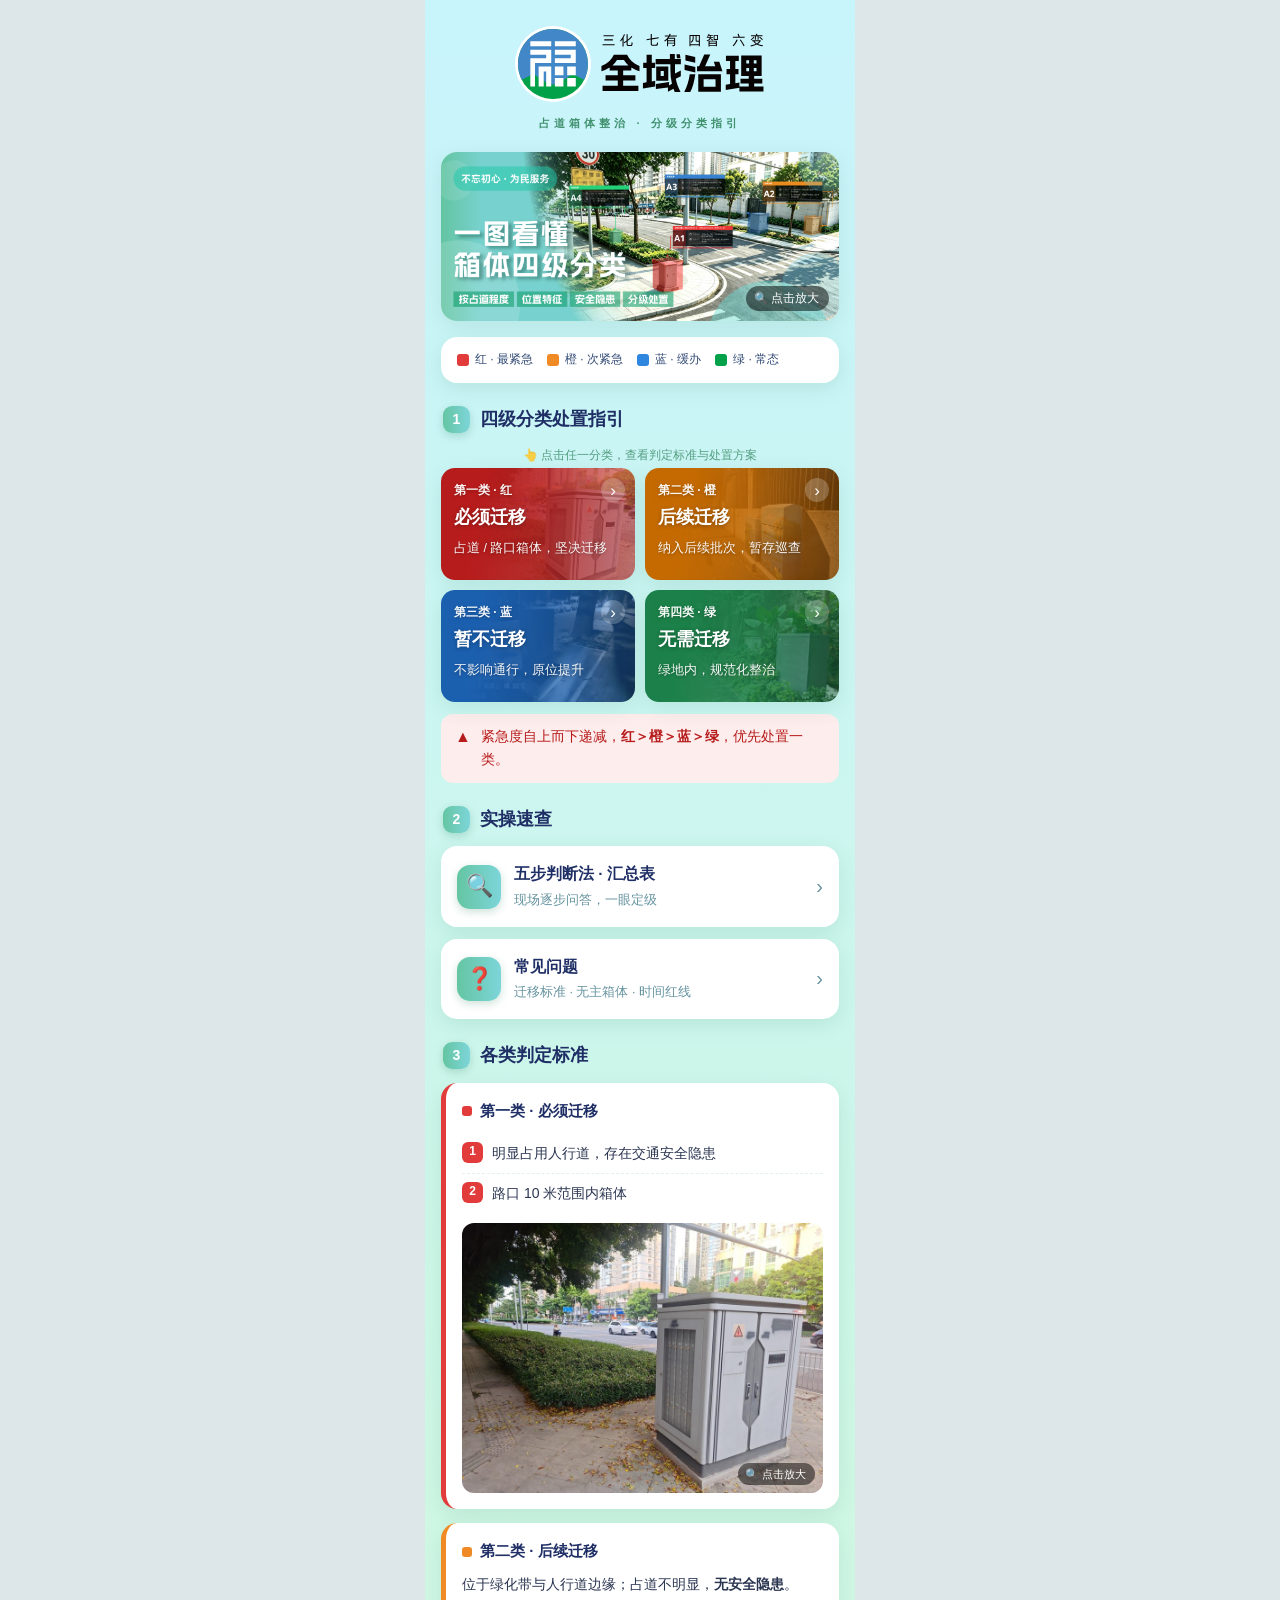
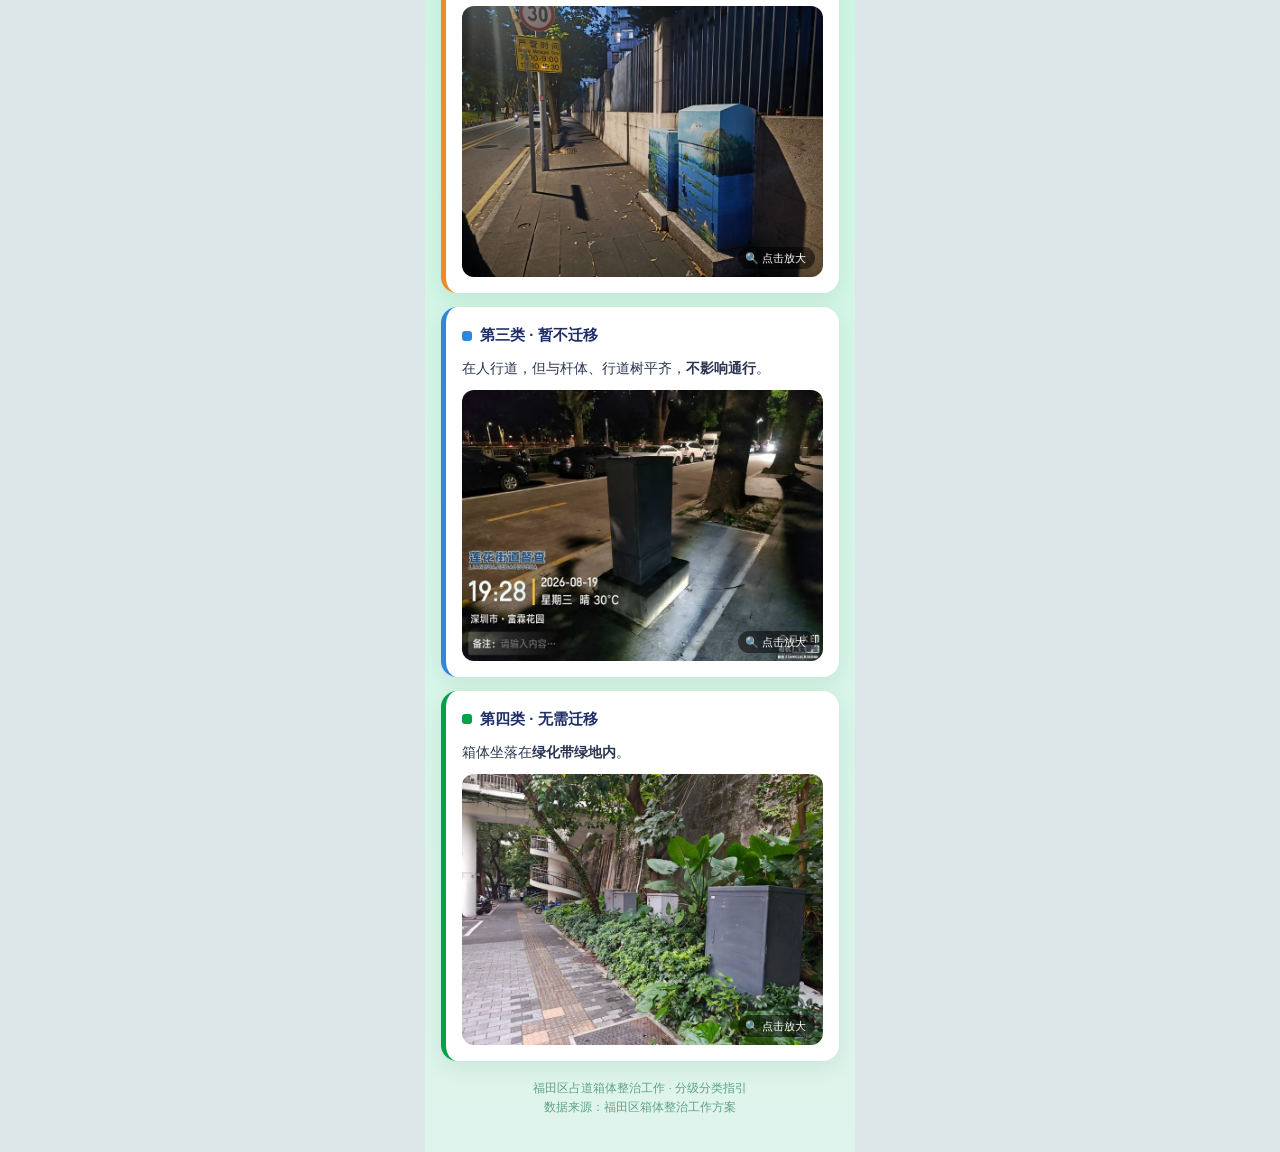
<file: index.html>
<!DOCTYPE html>
<html lang="zh-CN">
<head>
<meta charset="UTF-8">
<meta name="viewport" content="width=device-width, initial-scale=1.0, maximum-scale=1.0, user-scalable=no">
<title>全域治理 · 占道箱体整治分级分类指引</title>
<link rel="stylesheet" href="styles.css">
</head>
<body>
<div class="screen">

  <!-- 品牌头部 -->
  <div class="brand">
    <img class="brand-logo" src="logo-full.svg" alt="全域治理 · 占道箱体整治分级分类指引">
    <div class="slogan">占道箱体整治 · 分级分类指引</div>
  </div>

  <!-- 顶部 banner（点击放大查看分类示意图） -->
  <div class="hero-banner zoomable" data-full="images/class-diagram.webp" data-cap="箱体四级分类示意图">
    <img src="images/banner.png" alt="一图看懂箱体四级分类" data-cap="箱体四级分类示意图">
    <span class="zoomtip">🔍 点击放大</span>
  </div>

  <main class="body">

    <!-- 紧急度图例 -->
    <div class="card" style="padding:13px 16px;">
      <div class="legend">
        <span><i style="background:var(--c1)"></i>红 · 最紧急</span>
        <span><i style="background:var(--c2)"></i>橙 · 次紧急</span>
        <span><i style="background:var(--c3)"></i>蓝 · 缓办</span>
        <span><i style="background:var(--c4)"></i>绿 · 常态</span>
      </div>
    </div>

    <!-- 四色象限（可点击进入各分类页） -->
    <h2 class="sec-title"><span class="no">1</span>四级分类处置指引</h2>
    <p class="tap-hint">👆 点击任一分类，查看判定标准与处置方案</p>
    <div class="quad">
      <a class="cell cell-1" href="P2-第一类必须迁移.html">
        <span class="lv">第一类 · 红</span>
        <span class="nm">必须迁移</span>
        <span class="do">占道 / 路口箱体，坚决迁移</span>
        <span class="go">›</span>
      </a>
      <a class="cell cell-2" href="P3-第二类后续迁移.html">
        <span class="lv">第二类 · 橙</span>
        <span class="nm">后续迁移</span>
        <span class="do">纳入后续批次，暂存巡查</span>
        <span class="go">›</span>
      </a>
      <a class="cell cell-3" href="P4-第三类暂不迁移.html">
        <span class="lv">第三类 · 蓝</span>
        <span class="nm">暂不迁移</span>
        <span class="do">不影响通行，原位提升</span>
        <span class="go">›</span>
      </a>
      <a class="cell cell-4" href="P5-第四类无需迁移.html">
        <span class="lv">第四类 · 绿</span>
        <span class="nm">无需迁移</span>
        <span class="do">绿地内，规范化整治</span>
        <span class="go">›</span>
      </a>
    </div>
    <div class="callout" style="background:var(--c1-bg);color:var(--c1-d);margin-top:12px;">
      <span class="ico">▲</span>
      <div>紧急度自上而下递减，<b>红＞橙＞蓝＞绿</b>，优先处置一类。</div>
    </div>

    <!-- 速查入口 -->
    <h2 class="sec-title"><span class="no">2</span>实操速查</h2>
    <div class="entries">
      <a class="entry" href="P6-实操速查篇.html">
        <span class="ec">🔍</span>
        <span class="et"><b>五步判断法 · 汇总表</b><span>现场逐步问答，一眼定级</span></span>
        <span class="ego">›</span>
      </a>
      <a class="entry" href="P6-实操速查篇.html#faq">
        <span class="ec">❓</span>
        <span class="et"><b>常见问题</b><span>迁移标准 · 无主箱体 · 时间红线</span></span>
        <span class="ego">›</span>
      </a>
    </div>

    <!-- 各类判定标准 -->
    <h2 class="sec-title"><span class="no">3</span>各类判定标准</h2>

    <!-- 一类 -->
    <div class="card" style="border-left:5px solid var(--c1);">
      <div class="blk-head"><span class="dot" style="background:var(--c1)"></span>第一类 · 必须迁移</div>
      <ul class="pts">
        <li><span class="idx" style="background:var(--c1)">1</span>明显占用人行道，存在交通安全隐患</li>
        <li><span class="idx" style="background:var(--c1)">2</span>路口 10 米范围内箱体</li>
      </ul>
      <div class="figbox">
        <img src="images/c1-1.jpg" alt="第一类必须迁移示例" data-cap="第一类 · 必须迁移 现场示例">
        <span class="zoomtip">🔍 点击放大</span>
      </div>
    </div>

    <!-- 二类 -->
    <div class="card" style="border-left:5px solid var(--c2);">
      <div class="blk-head"><span class="dot" style="background:var(--c2)"></span>第二类 · 后续迁移</div>
      <p style="font-size:13.5px;">位于绿化带与人行道边缘；占道不明显，<b>无安全隐患</b>。</p>
      <div class="figbox">
        <img src="images/c2-1.jpg" alt="第二类后续迁移示例" data-cap="第二类 · 后续迁移 现场示例">
        <span class="zoomtip">🔍 点击放大</span>
      </div>
    </div>

    <!-- 三类 -->
    <div class="card" style="border-left:5px solid var(--c3);">
      <div class="blk-head"><span class="dot" style="background:var(--c3)"></span>第三类 · 暂不迁移</div>
      <p style="font-size:13.5px;">在人行道，但与杆体、行道树平齐，<b>不影响通行</b>。</p>
      <div class="figbox">
        <img src="images/c3-1.jpg" alt="第三类暂不迁移示例" data-cap="第三类 · 暂不迁移 现场示例">
        <span class="zoomtip">🔍 点击放大</span>
      </div>
    </div>

    <!-- 四类 -->
    <div class="card" style="border-left:5px solid var(--c4);">
      <div class="blk-head"><span class="dot" style="background:var(--c4)"></span>第四类 · 无需迁移</div>
      <p style="font-size:13.5px;">箱体坐落在<b>绿化带绿地内</b>。</p>
      <div class="figbox">
        <img src="images/c4-1.jpg" alt="第四类无需迁移示例" data-cap="第四类 · 无需迁移 现场示例">
        <span class="zoomtip">🔍 点击放大</span>
      </div>
    </div>

    <p class="foot">福田区占道箱体整治工作 · 分级分类指引<br>数据来源：福田区箱体整治工作方案</p>

  </main>
</div>
<script src="lightbox.js"></script>
</body>
</html>
</file>
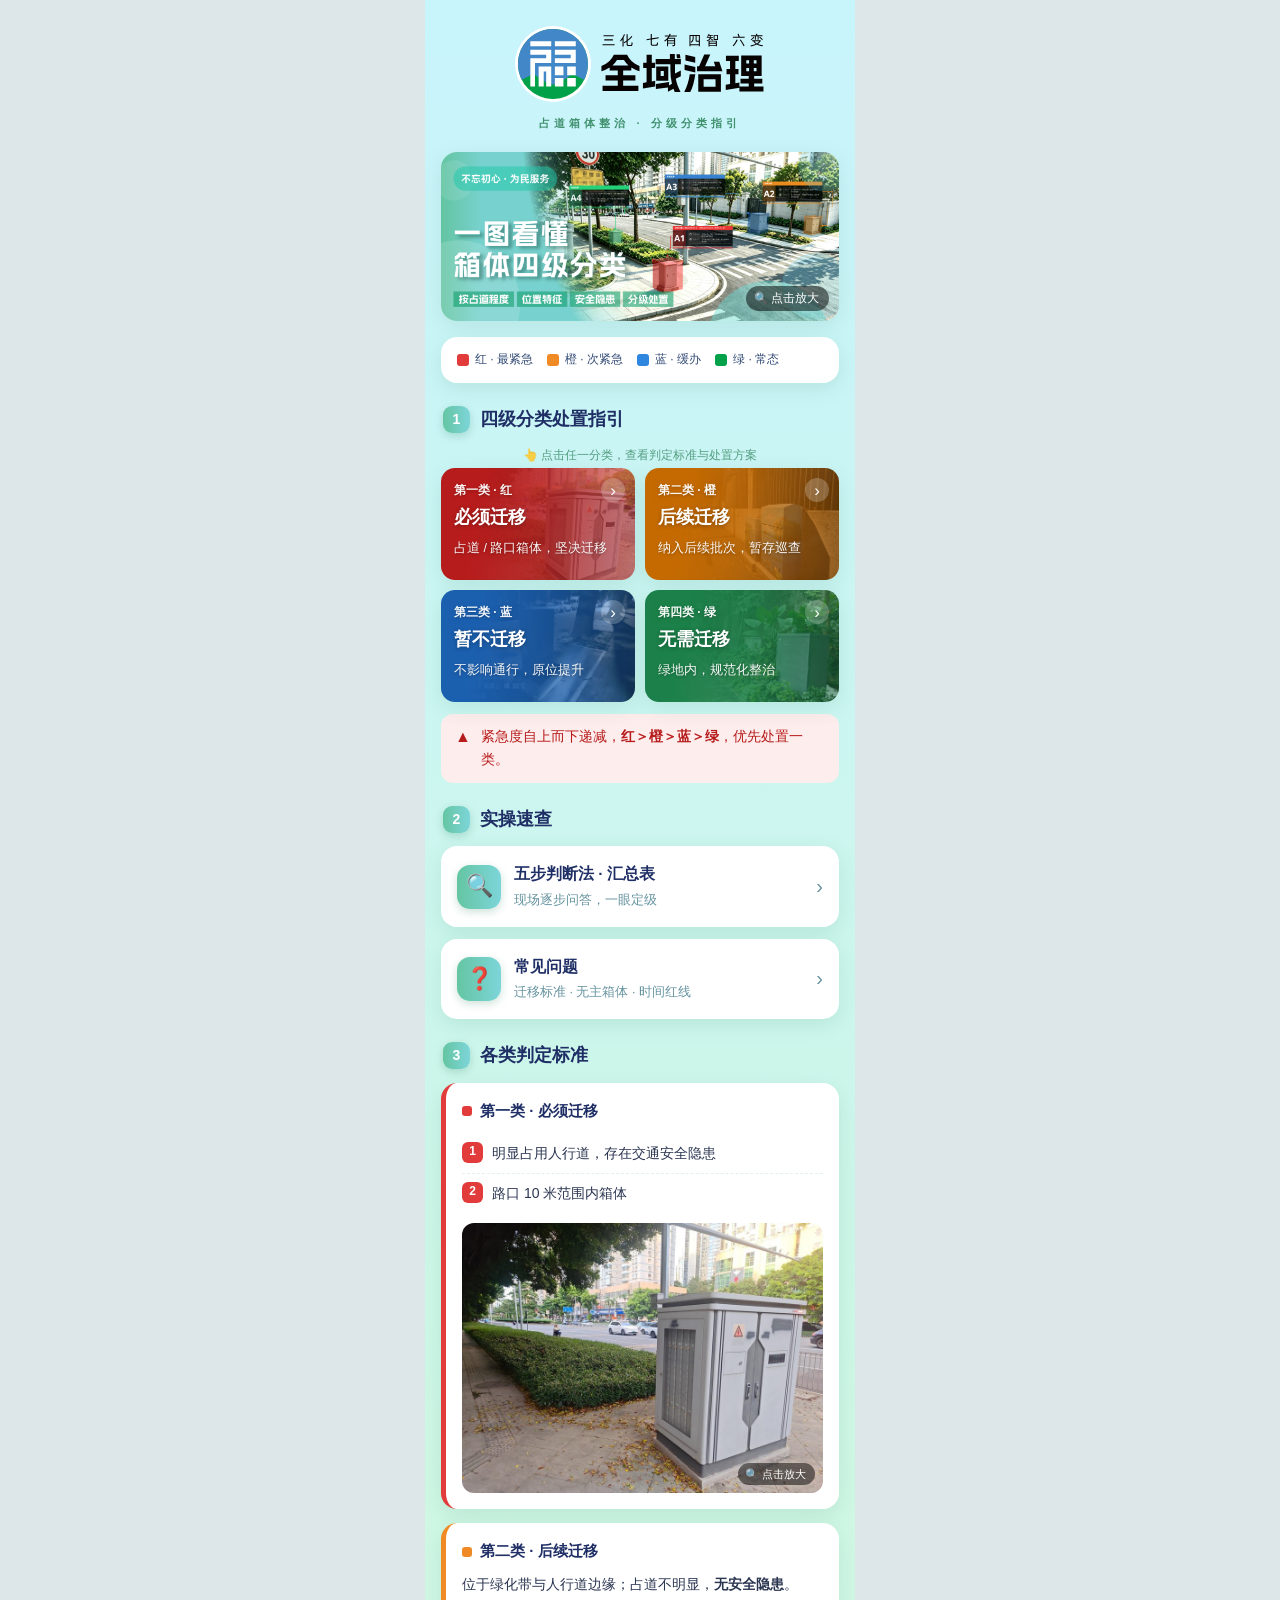
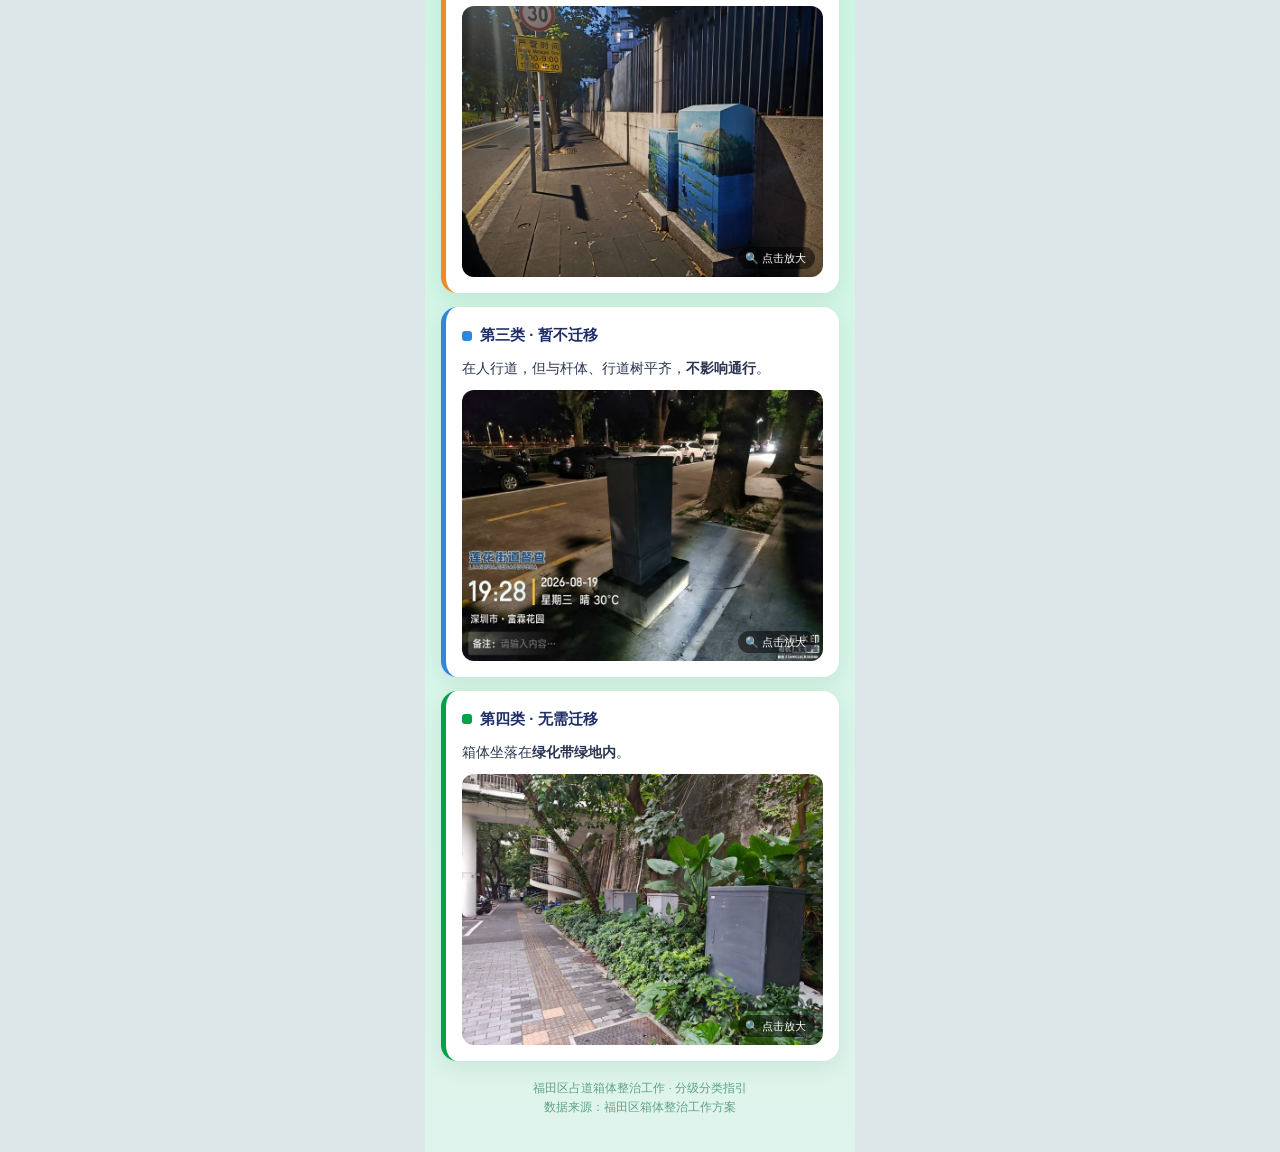
<file: P1-总览篇.html>
<!DOCTYPE html>
<html lang="zh-CN">
<head>
<meta charset="UTF-8">
<meta name="viewport" content="width=device-width, initial-scale=1.0">
<title>跳转中…</title>
<meta http-equiv="refresh" content="0; url=index.html">
<script>location.replace("index.html");</script>
</head>
<body>
<p style="font-family:sans-serif;text-align:center;margin-top:40px;color:#40906E;">
页面已合并到总览首页，正在跳转…<br>
若未自动跳转，请点击 <a href="index.html">这里</a>。
</p>
</body>
</html>
</file>
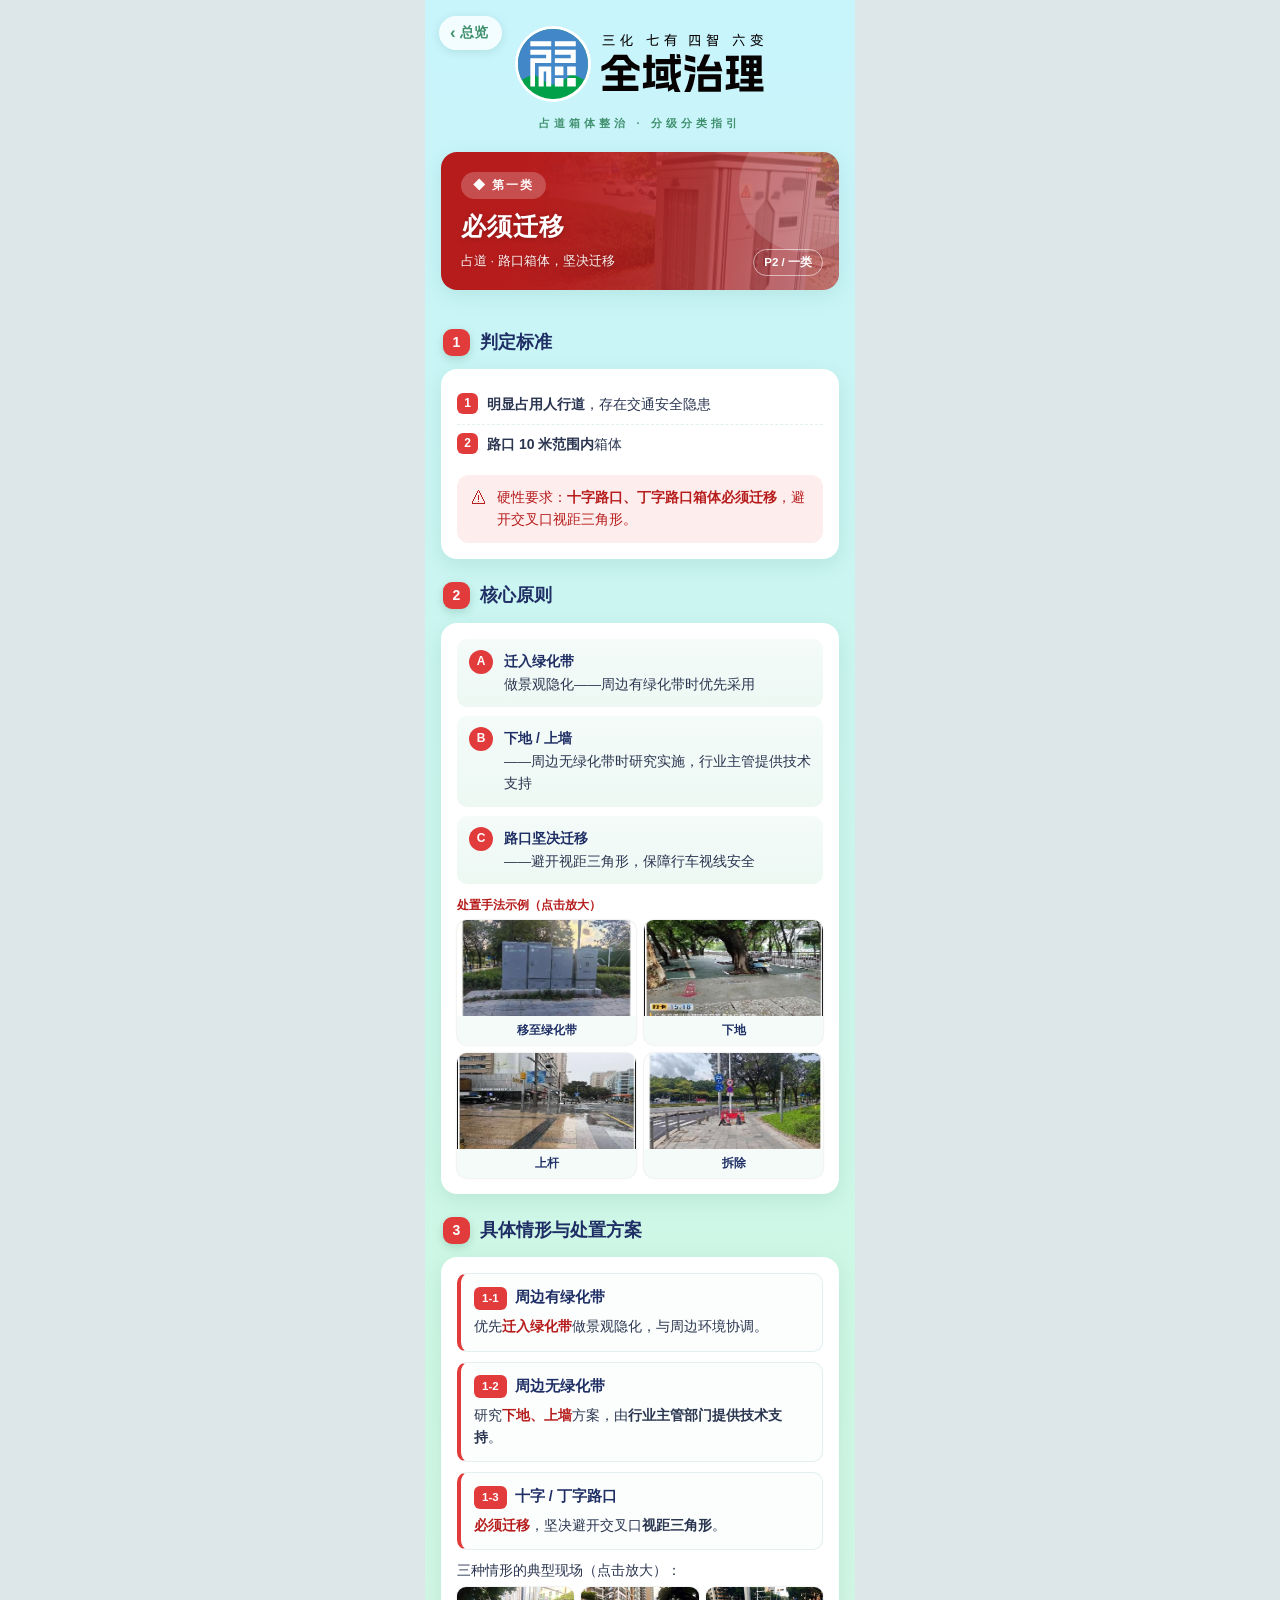
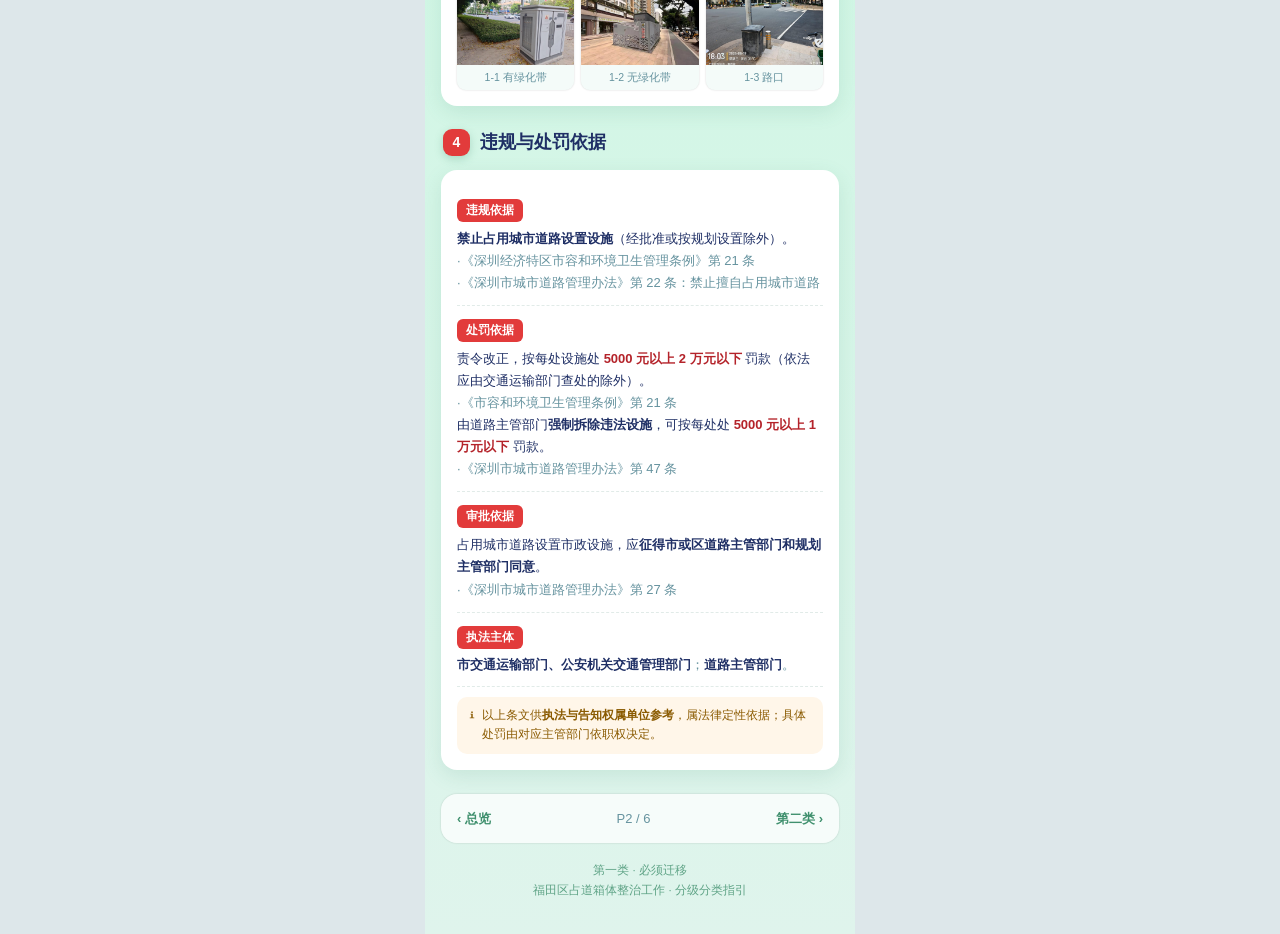
<file: P2-第一类必须迁移.html>
<!DOCTYPE html>
<html lang="zh-CN">
<head>
<meta charset="UTF-8">
<meta name="viewport" content="width=device-width, initial-scale=1.0, maximum-scale=1.0, user-scalable=no">
<title>P2 第一类 · 必须迁移</title>
<link rel="stylesheet" href="styles.css">
</head>
<body>
<div class="screen">

  <a class="backbtn" href="index.html"><span class="ar">‹</span>总览</a>

  <div class="brand">
    <img class="brand-logo" src="logo-full.svg" alt="全域治理 · 占道箱体整治分级分类指引">
    <div class="slogan">占道箱体整治 · 分级分类指引</div>
  </div>

  <header class="hero band-1">
    <span class="kicker">◆ 第一类</span>
    <h1>必须迁移</h1>
    <p class="sub">占道 · 路口箱体，坚决迁移</p>
    <span class="pageflag">P2 / 一类</span>
  </header>

  <main class="body">

    <!-- 判定标准 -->
    <h2 class="sec-title"><span class="no" style="background:var(--c1)">1</span>判定标准</h2>
    <div class="card">
      <ul class="pts">
        <li><span class="idx" style="background:var(--c1)">1</span><b>明显占用人行道</b>，存在交通安全隐患</li>
        <li><span class="idx" style="background:var(--c1)">2</span><b>路口 10 米范围内</b>箱体</li>
      </ul>
      <div class="callout" style="background:var(--c1-bg);color:var(--c1-d);margin-top:10px;">
        <span class="ico">⚠</span>
        <div>硬性要求：<b>十字路口、丁字路口箱体必须迁移</b>，避开交叉口视距三角形。</div>
      </div>
    </div>

    <!-- 核心原则 -->
    <h2 class="sec-title"><span class="no" style="background:var(--c1)">2</span>核心原则</h2>
    <div class="card">
      <div class="acts">
        <div class="act"><span class="n" style="background:var(--c1)">A</span><span class="t"><b>迁入绿化带</b>做景观隐化——周边有绿化带时优先采用</span></div>
        <div class="act"><span class="n" style="background:var(--c1)">B</span><span class="t"><b>下地 / 上墙</b>——周边无绿化带时研究实施，行业主管提供技术支持</span></div>
        <div class="act"><span class="n" style="background:var(--c1)">C</span><span class="t"><b>路口坚决迁移</b>——避开视距三角形，保障行车视线安全</span></div>
      </div>
      <div class="small" style="font-weight:700;color:var(--c1-d);margin:12px 0 2px;">处置手法示例（点击放大）</div>
      <div class="methods">
        <figure class="zoomable"><img src="images/m-green.jpg" alt="移至绿化带" data-cap="处置手法 · 移至绿化带"><figcaption>移至绿化带</figcaption></figure>
        <figure class="zoomable"><img src="images/m-under.jpg" alt="下地" data-cap="处置手法 · 下地"><figcaption>下地</figcaption></figure>
        <figure class="zoomable"><img src="images/m-pole.jpg" alt="上杆" data-cap="处置手法 · 上杆"><figcaption>上杆</figcaption></figure>
        <figure class="zoomable"><img src="images/m-demo.jpg" alt="拆除" data-cap="处置手法 · 拆除（无主箱体）"><figcaption>拆除</figcaption></figure>
      </div>
    </div>

    <!-- 具体情形 -->
    <h2 class="sec-title"><span class="no" style="background:var(--c1)">3</span>具体情形与处置方案</h2>

    <div class="card">
      <div class="scene" style="border-left-color:var(--c1);">
        <div class="h"><span class="code" style="background:var(--c1)">1-1</span>周边有绿化带</div>
        <div class="d">优先<b class="hl1">迁入绿化带</b>做景观隐化，与周边环境协调。</div>
      </div>

      <div class="scene" style="border-left-color:var(--c1);">
        <div class="h"><span class="code" style="background:var(--c1)">1-2</span>周边无绿化带</div>
        <div class="d">研究<b class="hl1">下地、上墙</b>方案，由<b>行业主管部门提供技术支持</b>。</div>
      </div>

      <div class="scene" style="border-left-color:var(--c1);">
        <div class="h"><span class="code" style="background:var(--c1)">1-3</span>十字 / 丁字路口</div>
        <div class="d"><b class="hl1">必须迁移</b>，坚决避开交叉口<b>视距三角形</b>。</div>
      </div>

      <p style="font-size:13.5px;margin:4px 0 2px;">三种情形的典型现场（点击放大）：</p>
      <div class="figgrid">
        <figure class="zoomable"><img src="images/c1-1.jpg" alt="1-1 周边有绿化带示例" data-cap="1-1 周边有绿化带 · 现场示例"><figcaption>1-1 有绿化带</figcaption></figure>
        <figure class="zoomable"><img src="images/c1-2.jpg" alt="1-2 周边无绿化带示例" data-cap="1-2 周边无绿化带 · 现场示例"><figcaption>1-2 无绿化带</figcaption></figure>
        <figure class="zoomable"><img src="images/c1-3.jpg" alt="1-3 十字丁字路口示例" data-cap="1-3 十字 / 丁字路口 · 现场示例"><figcaption>1-3 路口</figcaption></figure>
      </div>
    </div>

    <!-- 违规与处罚依据 -->
    <h2 class="sec-title"><span class="no" style="background:var(--c1)">4</span>违规与处罚依据</h2>
    <div class="card law">
      <div class="lrow">
        <span class="ltag" style="background:var(--c1)">违规依据</span>
        <div class="ltxt">
          <b>禁止占用城市道路设置设施</b>（经批准或按规划设置除外）。<br>
          <span class="ref">·《深圳经济特区市容和环境卫生管理条例》第 21 条</span><br>
          <span class="ref">·《深圳市城市道路管理办法》第 22 条：禁止擅自占用城市道路</span>
        </div>
      </div>
      <div class="lrow">
        <span class="ltag" style="background:var(--c1)">处罚依据</span>
        <div class="ltxt">
          责令改正，按每处设施处 <span class="fine">5000 元以上 2 万元以下</span> 罚款（依法应由交通运输部门查处的除外）。<br>
          <span class="ref">·《市容和环境卫生管理条例》第 21 条</span><br>
          由道路主管部门<b>强制拆除违法设施</b>，可按每处处 <span class="fine">5000 元以上 1 万元以下</span> 罚款。<br>
          <span class="ref">·《深圳市城市道路管理办法》第 47 条</span>
        </div>
      </div>
      <div class="lrow">
        <span class="ltag" style="background:var(--c1)">审批依据</span>
        <div class="ltxt">占用城市道路设置市政设施，应<b>征得市或区道路主管部门和规划主管部门同意</b>。<br><span class="ref">·《深圳市城市道路管理办法》第 27 条</span></div>
      </div>
      <div class="lrow">
        <span class="ltag" style="background:var(--c1)">执法主体</span>
        <div class="subj"><b>市交通运输部门、公安机关交通管理部门</b>；<b>道路主管部门</b>。</div>
      </div>
      <div class="law-note"><i class="ico">ℹ</i><div>以上条文供<b>执法与告知权属单位参考</b>，属法律定性依据；具体处罚由对应主管部门依职权决定。</div></div>
    </div>

    <div class="pager">
      <a href="index.html">‹ 总览</a>
      <span class="mid">P2 / 6</span>
      <a href="P3-第二类后续迁移.html">第二类 ›</a>
    </div>
    <p class="foot">第一类 · 必须迁移<br>福田区占道箱体整治工作 · 分级分类指引</p>

  </main>
</div>
<script src="lightbox.js"></script>
</body>
</html>
</file>
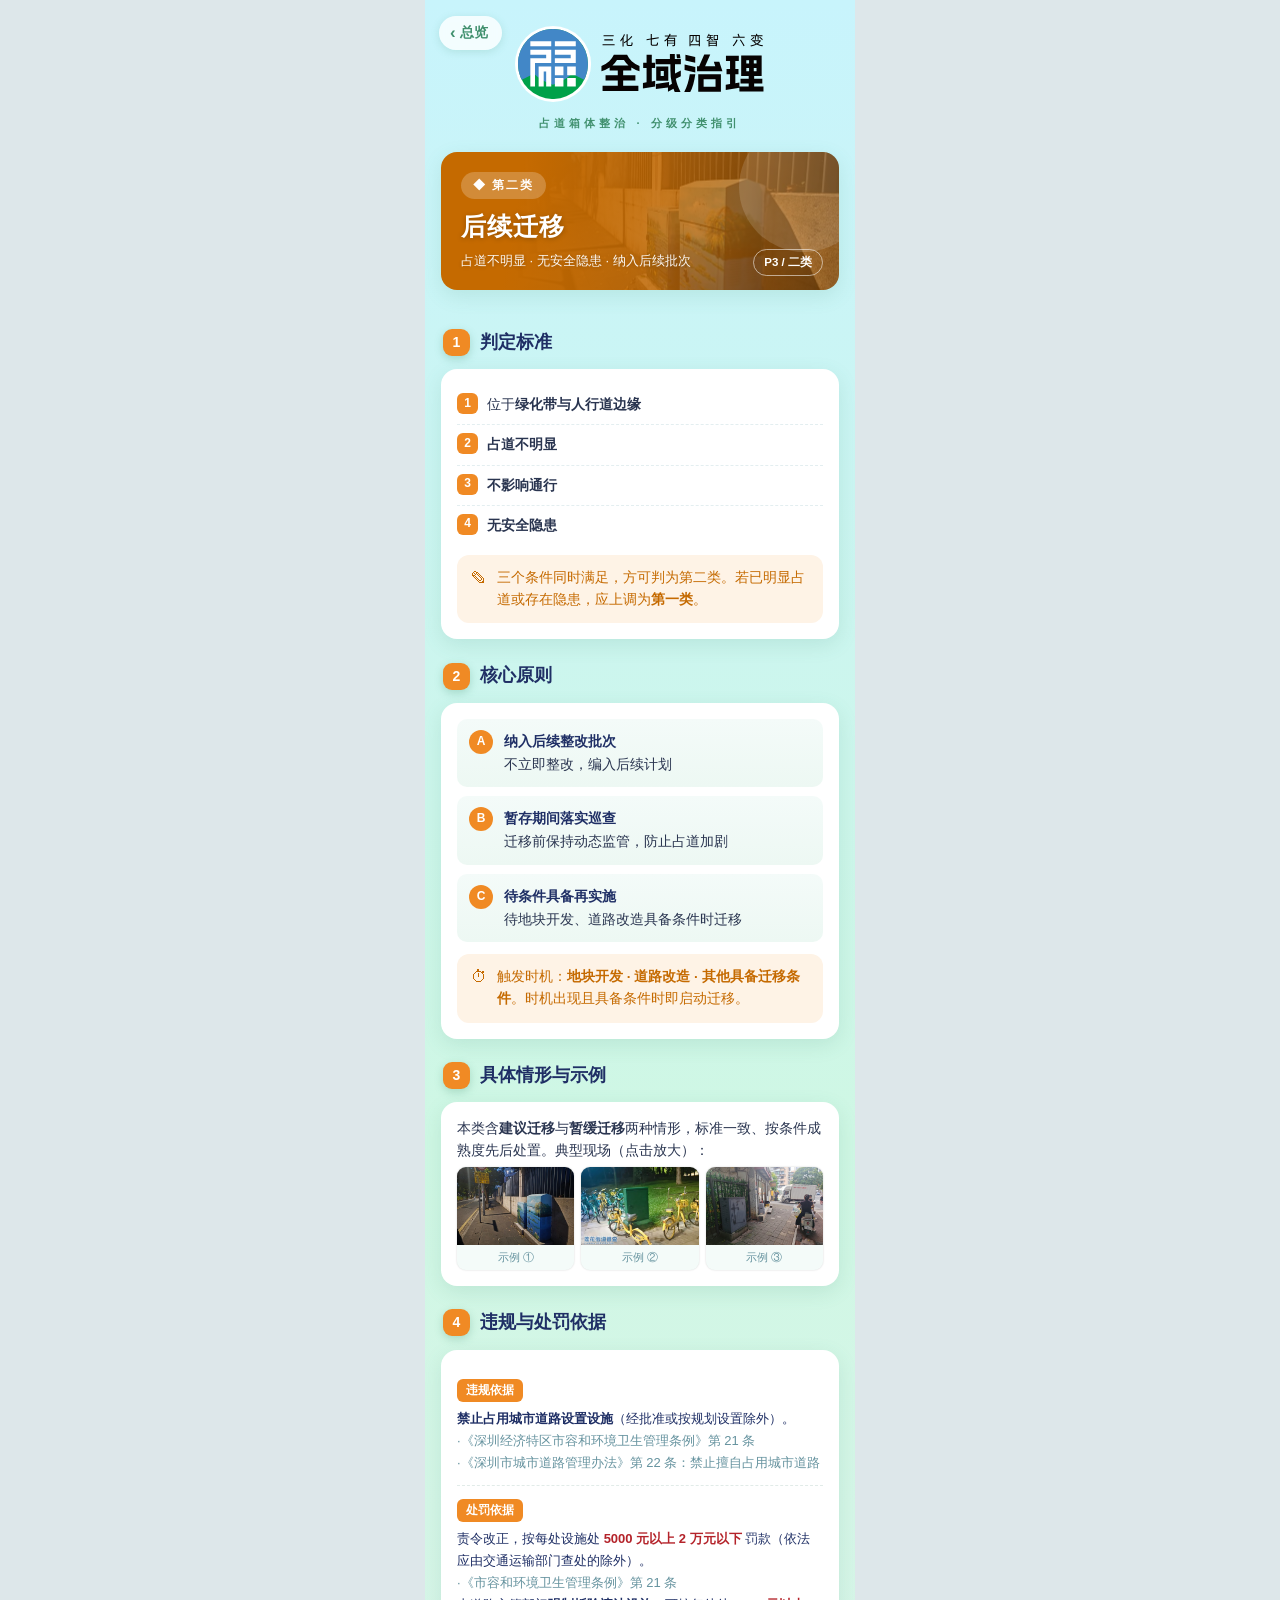
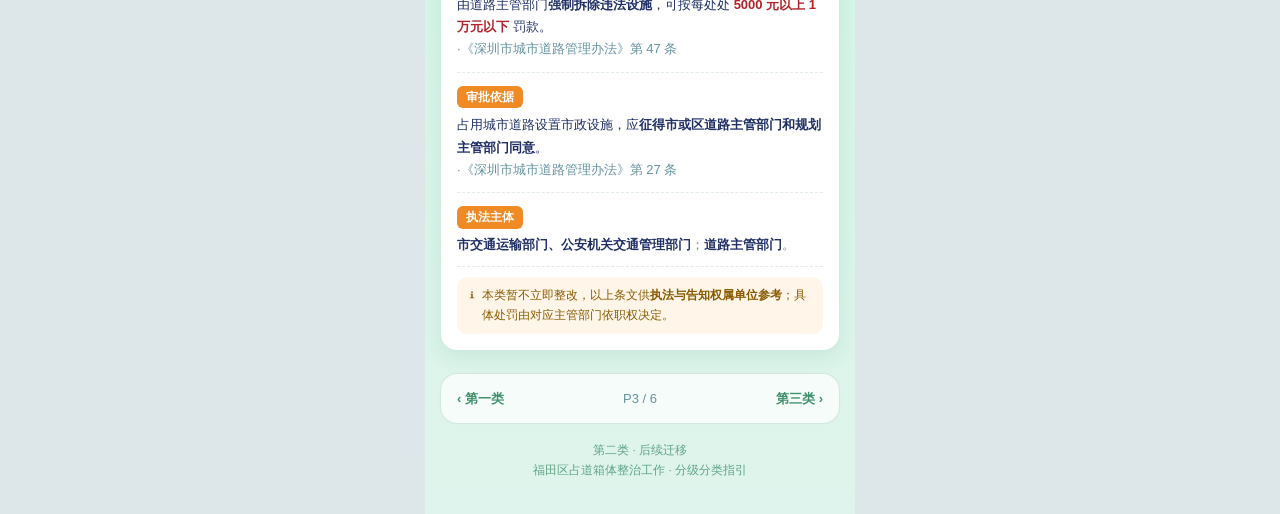
<file: P3-第二类后续迁移.html>
<!DOCTYPE html>
<html lang="zh-CN">
<head>
<meta charset="UTF-8">
<meta name="viewport" content="width=device-width, initial-scale=1.0, maximum-scale=1.0, user-scalable=no">
<title>P3 第二类 · 后续迁移</title>
<link rel="stylesheet" href="styles.css">
</head>
<body>
<div class="screen">

  <a class="backbtn" href="index.html"><span class="ar">‹</span>总览</a>

  <div class="brand">
    <img class="brand-logo" src="logo-full.svg" alt="全域治理 · 占道箱体整治分级分类指引">
    <div class="slogan">占道箱体整治 · 分级分类指引</div>
  </div>

  <header class="hero band-2">
    <span class="kicker">◆ 第二类</span>
    <h1>后续迁移</h1>
    <p class="sub">占道不明显 · 无安全隐患 · 纳入后续批次</p>
    <span class="pageflag">P3 / 二类</span>
  </header>

  <main class="body">

    <!-- 判定标准 -->
    <h2 class="sec-title"><span class="no" style="background:var(--c2)">1</span>判定标准</h2>
    <div class="card">
      <ul class="pts">
        <li><span class="idx" style="background:var(--c2)">1</span>位于<b>绿化带与人行道边缘</b></li>
        <li><span class="idx" style="background:var(--c2)">2</span><b>占道不明显</b></li>
        <li><span class="idx" style="background:var(--c2)">3</span><b>不影响通行</b></li>
        <li><span class="idx" style="background:var(--c2)">4</span><b>无安全隐患</b></li>
      </ul>
      <div class="callout" style="background:var(--c2-bg);color:var(--c2-d);margin-top:10px;">
        <span class="ico">✎</span>
        <div>三个条件同时满足，方可判为第二类。若已明显占道或存在隐患，应上调为<b>第一类</b>。</div>
      </div>
    </div>

    <!-- 核心原则 -->
    <h2 class="sec-title"><span class="no" style="background:var(--c2)">2</span>核心原则</h2>
    <div class="card">
      <div class="acts">
        <div class="act"><span class="n" style="background:var(--c2)">A</span><span class="t"><b>纳入后续整改批次</b>不立即整改，编入后续计划</span></div>
        <div class="act"><span class="n" style="background:var(--c2)">B</span><span class="t"><b>暂存期间落实巡查</b>迁移前保持动态监管，防止占道加剧</span></div>
        <div class="act"><span class="n" style="background:var(--c2)">C</span><span class="t"><b>待条件具备再实施</b>待地块开发、道路改造具备条件时迁移</span></div>
      </div>
      <div class="callout" style="background:var(--c2-bg);color:var(--c2-d);margin-top:12px;">
        <span class="ico">⏱</span>
        <div>触发时机：<b>地块开发 · 道路改造 · 其他具备迁移条件</b>。时机出现且具备条件时即启动迁移。</div>
      </div>
    </div>

    <!-- 具体情形 -->
    <h2 class="sec-title"><span class="no" style="background:var(--c2)">3</span>具体情形与示例</h2>
    <div class="card">
      <p style="font-size:13.5px;margin-bottom:2px;">本类含<b>建议迁移</b>与<b>暂缓迁移</b>两种情形，标准一致、按条件成熟度先后处置。典型现场（点击放大）：</p>
      <div class="figgrid">
        <figure class="zoomable"><img src="images/c2-1.jpg" alt="后续迁移示例1" data-cap="第二类 · 后续迁移 现场示例 ①"><figcaption>示例 ①</figcaption></figure>
        <figure class="zoomable"><img src="images/c2-2.jpg" alt="后续迁移示例2" data-cap="第二类 · 后续迁移 现场示例 ②"><figcaption>示例 ②</figcaption></figure>
        <figure class="zoomable"><img src="images/c2-3.jpg" alt="后续迁移示例3" data-cap="第二类 · 后续迁移 现场示例 ③"><figcaption>示例 ③</figcaption></figure>
      </div>
    </div>

    <!-- 违规与处罚依据 -->
    <h2 class="sec-title"><span class="no" style="background:var(--c2)">4</span>违规与处罚依据</h2>
    <div class="card law">
      <div class="lrow">
        <span class="ltag" style="background:var(--c2)">违规依据</span>
        <div class="ltxt">
          <b>禁止占用城市道路设置设施</b>（经批准或按规划设置除外）。<br>
          <span class="ref">·《深圳经济特区市容和环境卫生管理条例》第 21 条</span><br>
          <span class="ref">·《深圳市城市道路管理办法》第 22 条：禁止擅自占用城市道路</span>
        </div>
      </div>
      <div class="lrow">
        <span class="ltag" style="background:var(--c2)">处罚依据</span>
        <div class="ltxt">
          责令改正，按每处设施处 <span class="fine">5000 元以上 2 万元以下</span> 罚款（依法应由交通运输部门查处的除外）。<br>
          <span class="ref">·《市容和环境卫生管理条例》第 21 条</span><br>
          由道路主管部门<b>强制拆除违法设施</b>，可按每处处 <span class="fine">5000 元以上 1 万元以下</span> 罚款。<br>
          <span class="ref">·《深圳市城市道路管理办法》第 47 条</span>
        </div>
      </div>
      <div class="lrow">
        <span class="ltag" style="background:var(--c2)">审批依据</span>
        <div class="ltxt">占用城市道路设置市政设施，应<b>征得市或区道路主管部门和规划主管部门同意</b>。<br><span class="ref">·《深圳市城市道路管理办法》第 27 条</span></div>
      </div>
      <div class="lrow">
        <span class="ltag" style="background:var(--c2)">执法主体</span>
        <div class="subj"><b>市交通运输部门、公安机关交通管理部门</b>；<b>道路主管部门</b>。</div>
      </div>
      <div class="law-note"><i class="ico">ℹ</i><div>本类暂不立即整改，以上条文供<b>执法与告知权属单位参考</b>；具体处罚由对应主管部门依职权决定。</div></div>
    </div>

    <div class="pager">
      <a href="P2-第一类必须迁移.html">‹ 第一类</a>
      <span class="mid">P3 / 6</span>
      <a href="P4-第三类暂不迁移.html">第三类 ›</a>
    </div>
    <p class="foot">第二类 · 后续迁移<br>福田区占道箱体整治工作 · 分级分类指引</p>

  </main>
</div>
<script src="lightbox.js"></script>
</body>
</html>
</file>
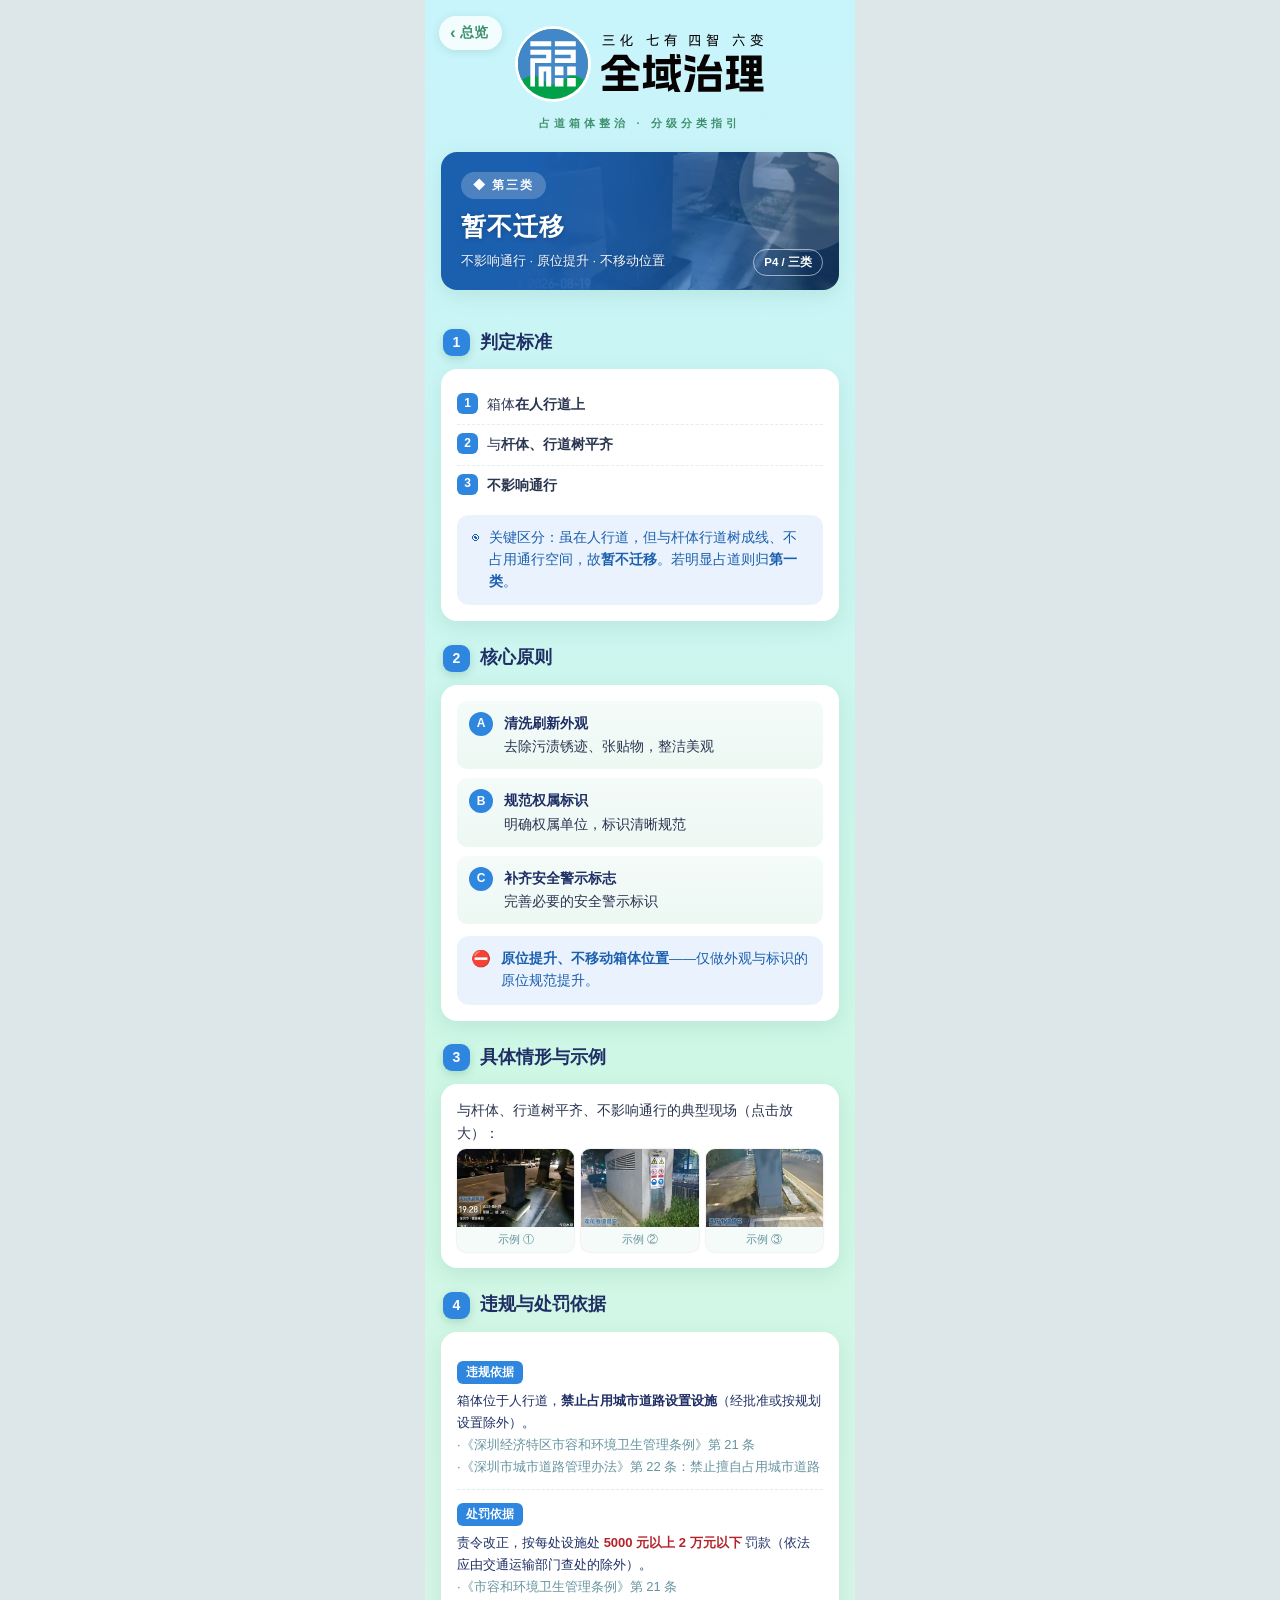
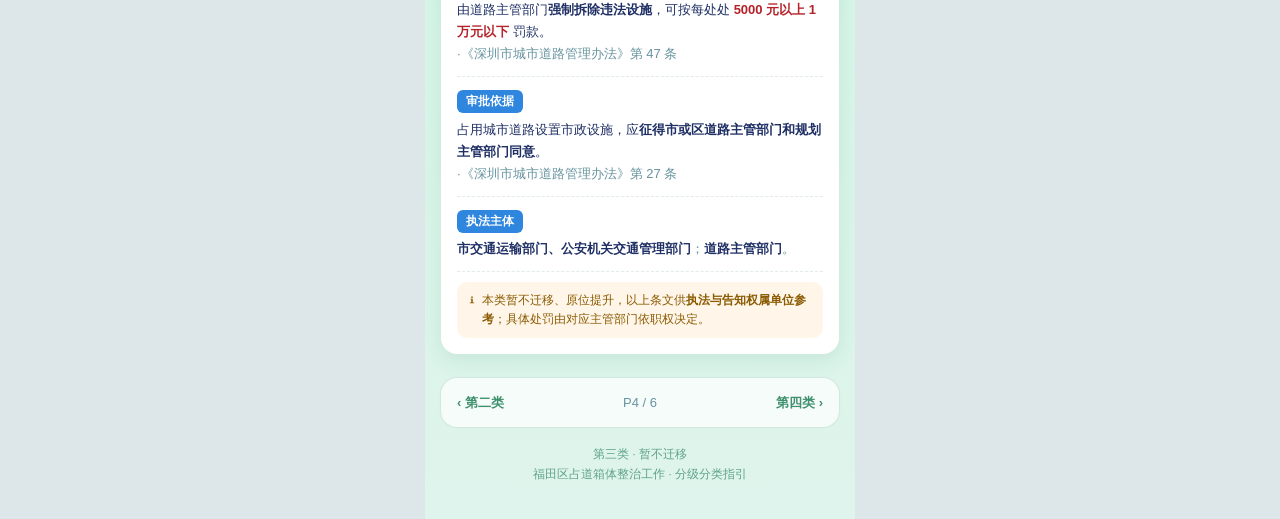
<file: P4-第三类暂不迁移.html>
<!DOCTYPE html>
<html lang="zh-CN">
<head>
<meta charset="UTF-8">
<meta name="viewport" content="width=device-width, initial-scale=1.0, maximum-scale=1.0, user-scalable=no">
<title>P4 第三类 · 暂不迁移</title>
<link rel="stylesheet" href="styles.css">
</head>
<body>
<div class="screen">

  <a class="backbtn" href="index.html"><span class="ar">‹</span>总览</a>

  <div class="brand">
    <img class="brand-logo" src="logo-full.svg" alt="全域治理 · 占道箱体整治分级分类指引">
    <div class="slogan">占道箱体整治 · 分级分类指引</div>
  </div>

  <header class="hero band-3">
    <span class="kicker">◆ 第三类</span>
    <h1>暂不迁移</h1>
    <p class="sub">不影响通行 · 原位提升 · 不移动位置</p>
    <span class="pageflag">P4 / 三类</span>
  </header>

  <main class="body">

    <!-- 判定标准 -->
    <h2 class="sec-title"><span class="no" style="background:var(--c3)">1</span>判定标准</h2>
    <div class="card">
      <ul class="pts">
        <li><span class="idx" style="background:var(--c3)">1</span>箱体<b>在人行道上</b></li>
        <li><span class="idx" style="background:var(--c3)">2</span>与<b>杆体、行道树平齐</b></li>
        <li><span class="idx" style="background:var(--c3)">3</span><b>不影响通行</b></li>
      </ul>
      <div class="callout" style="background:var(--c3-bg);color:var(--c3-d);margin-top:10px;">
        <span class="ico">◉</span>
        <div>关键区分：虽在人行道，但与杆体行道树成线、不占用通行空间，故<b>暂不迁移</b>。若明显占道则归<b>第一类</b>。</div>
      </div>
    </div>

    <!-- 核心原则 -->
    <h2 class="sec-title"><span class="no" style="background:var(--c3)">2</span>核心原则</h2>
    <div class="card">
      <div class="acts">
        <div class="act"><span class="n" style="background:var(--c3)">A</span><span class="t"><b>清洗刷新外观</b>去除污渍锈迹、张贴物，整洁美观</span></div>
        <div class="act"><span class="n" style="background:var(--c3)">B</span><span class="t"><b>规范权属标识</b>明确权属单位，标识清晰规范</span></div>
        <div class="act"><span class="n" style="background:var(--c3)">C</span><span class="t"><b>补齐安全警示标志</b>完善必要的安全警示标识</span></div>
      </div>
      <div class="callout" style="background:var(--c3-bg);color:var(--c3-d);margin-top:12px;">
        <span class="ico">⛔</span>
        <div><b>原位提升、不移动箱体位置</b>——仅做外观与标识的原位规范提升。</div>
      </div>
    </div>

    <!-- 具体情形 -->
    <h2 class="sec-title"><span class="no" style="background:var(--c3)">3</span>具体情形与示例</h2>
    <div class="card">
      <p style="font-size:13.5px;margin-bottom:2px;">与杆体、行道树平齐、不影响通行的典型现场（点击放大）：</p>
      <div class="figgrid">
        <figure class="zoomable"><img src="images/c3-1.jpg" alt="暂不迁移示例1" data-cap="第三类 · 暂不迁移 现场示例 ①"><figcaption>示例 ①</figcaption></figure>
        <figure class="zoomable"><img src="images/c3-2.jpg" alt="暂不迁移示例2" data-cap="第三类 · 暂不迁移 现场示例 ②"><figcaption>示例 ②</figcaption></figure>
        <figure class="zoomable"><img src="images/c3-3.jpg" alt="暂不迁移示例3" data-cap="第三类 · 暂不迁移 现场示例 ③"><figcaption>示例 ③</figcaption></figure>
      </div>
    </div>

    <!-- 违规与处罚依据 -->
    <h2 class="sec-title"><span class="no" style="background:var(--c3)">4</span>违规与处罚依据</h2>
    <div class="card law">
      <div class="lrow">
        <span class="ltag" style="background:var(--c3)">违规依据</span>
        <div class="ltxt">
          箱体位于人行道，<b>禁止占用城市道路设置设施</b>（经批准或按规划设置除外）。<br>
          <span class="ref">·《深圳经济特区市容和环境卫生管理条例》第 21 条</span><br>
          <span class="ref">·《深圳市城市道路管理办法》第 22 条：禁止擅自占用城市道路</span>
        </div>
      </div>
      <div class="lrow">
        <span class="ltag" style="background:var(--c3)">处罚依据</span>
        <div class="ltxt">
          责令改正，按每处设施处 <span class="fine">5000 元以上 2 万元以下</span> 罚款（依法应由交通运输部门查处的除外）。<br>
          <span class="ref">·《市容和环境卫生管理条例》第 21 条</span><br>
          由道路主管部门<b>强制拆除违法设施</b>，可按每处处 <span class="fine">5000 元以上 1 万元以下</span> 罚款。<br>
          <span class="ref">·《深圳市城市道路管理办法》第 47 条</span>
        </div>
      </div>
      <div class="lrow">
        <span class="ltag" style="background:var(--c3)">审批依据</span>
        <div class="ltxt">占用城市道路设置市政设施，应<b>征得市或区道路主管部门和规划主管部门同意</b>。<br><span class="ref">·《深圳市城市道路管理办法》第 27 条</span></div>
      </div>
      <div class="lrow">
        <span class="ltag" style="background:var(--c3)">执法主体</span>
        <div class="subj"><b>市交通运输部门、公安机关交通管理部门</b>；<b>道路主管部门</b>。</div>
      </div>
      <div class="law-note"><i class="ico">ℹ</i><div>本类暂不迁移、原位提升，以上条文供<b>执法与告知权属单位参考</b>；具体处罚由对应主管部门依职权决定。</div></div>
    </div>

    <div class="pager">
      <a href="P3-第二类后续迁移.html">‹ 第二类</a>
      <span class="mid">P4 / 6</span>
      <a href="P5-第四类无需迁移.html">第四类 ›</a>
    </div>
    <p class="foot">第三类 · 暂不迁移<br>福田区占道箱体整治工作 · 分级分类指引</p>

  </main>
</div>
<script src="lightbox.js"></script>
</body>
</html>
</file>
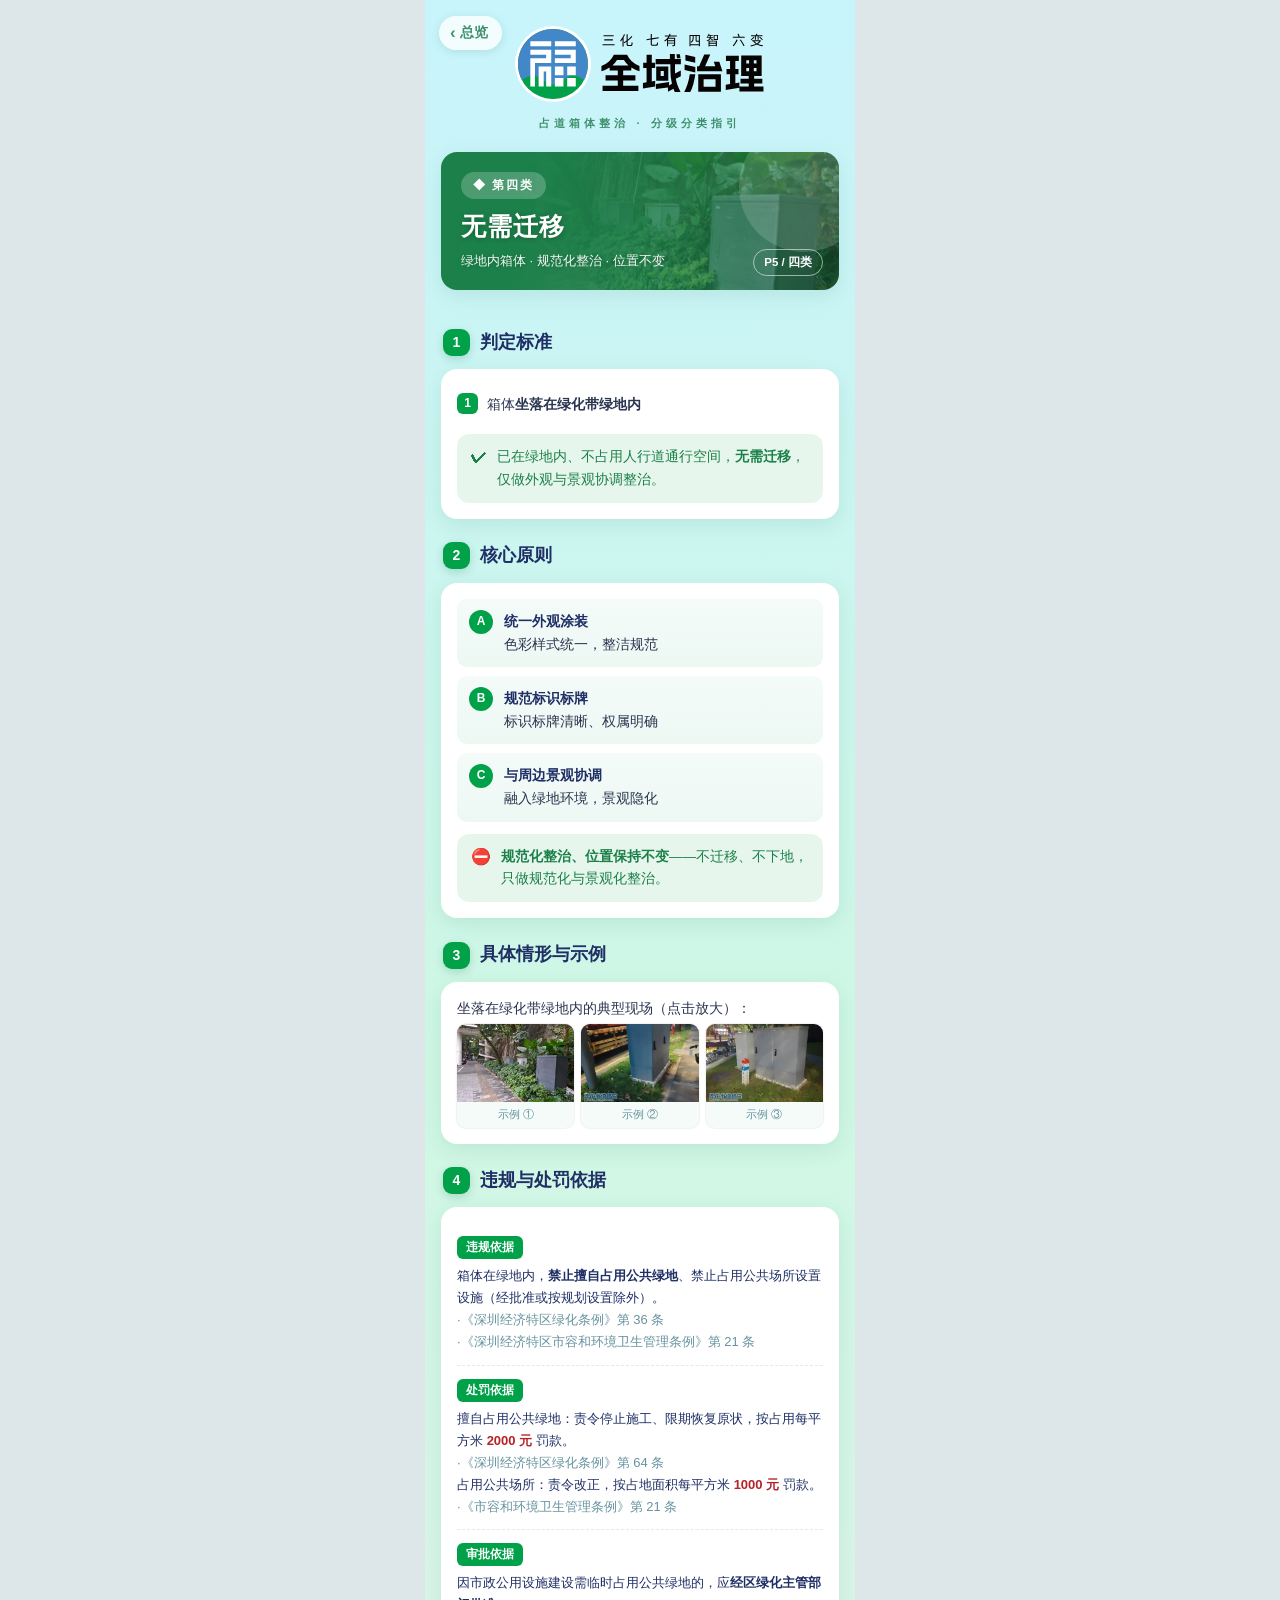
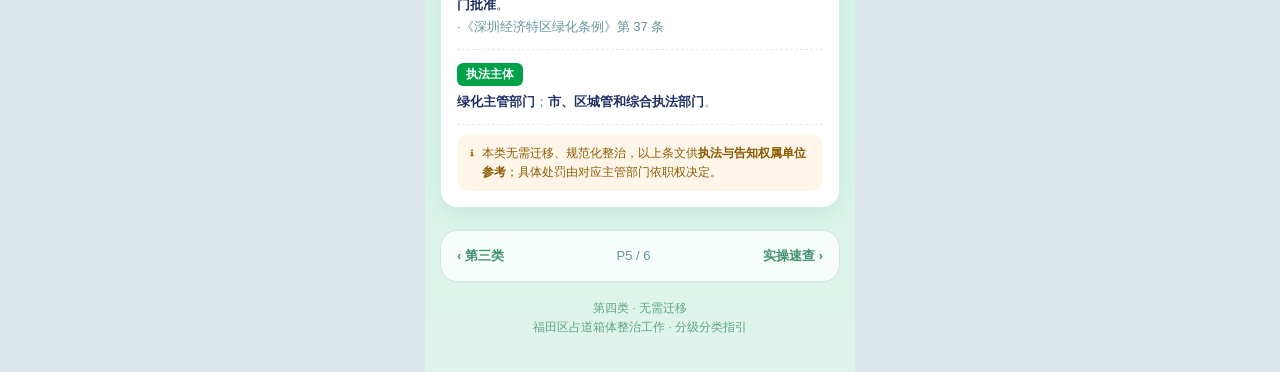
<file: P5-第四类无需迁移.html>
<!DOCTYPE html>
<html lang="zh-CN">
<head>
<meta charset="UTF-8">
<meta name="viewport" content="width=device-width, initial-scale=1.0, maximum-scale=1.0, user-scalable=no">
<title>P5 第四类 · 无需迁移</title>
<link rel="stylesheet" href="styles.css">
</head>
<body>
<div class="screen">

  <a class="backbtn" href="index.html"><span class="ar">‹</span>总览</a>

  <div class="brand">
    <img class="brand-logo" src="logo-full.svg" alt="全域治理 · 占道箱体整治分级分类指引">
    <div class="slogan">占道箱体整治 · 分级分类指引</div>
  </div>

  <header class="hero band-4">
    <span class="kicker">◆ 第四类</span>
    <h1>无需迁移</h1>
    <p class="sub">绿地内箱体 · 规范化整治 · 位置不变</p>
    <span class="pageflag">P5 / 四类</span>
  </header>

  <main class="body">

    <!-- 判定标准 -->
    <h2 class="sec-title"><span class="no" style="background:var(--c4)">1</span>判定标准</h2>
    <div class="card">
      <ul class="pts">
        <li><span class="idx" style="background:var(--c4)">1</span>箱体<b>坐落在绿化带绿地内</b></li>
      </ul>
      <div class="callout" style="background:var(--c4-bg);color:var(--c4-d);margin-top:10px;">
        <span class="ico">✔</span>
        <div>已在绿地内、不占用人行道通行空间，<b>无需迁移</b>，仅做外观与景观协调整治。</div>
      </div>
    </div>

    <!-- 核心原则 -->
    <h2 class="sec-title"><span class="no" style="background:var(--c4)">2</span>核心原则</h2>
    <div class="card">
      <div class="acts">
        <div class="act"><span class="n" style="background:var(--c4)">A</span><span class="t"><b>统一外观涂装</b>色彩样式统一，整洁规范</span></div>
        <div class="act"><span class="n" style="background:var(--c4)">B</span><span class="t"><b>规范标识标牌</b>标识标牌清晰、权属明确</span></div>
        <div class="act"><span class="n" style="background:var(--c4)">C</span><span class="t"><b>与周边景观协调</b>融入绿地环境，景观隐化</span></div>
      </div>
      <div class="callout" style="background:var(--c4-bg);color:var(--c4-d);margin-top:12px;">
        <span class="ico">⛔</span>
        <div><b>规范化整治、位置保持不变</b>——不迁移、不下地，只做规范化与景观化整治。</div>
      </div>
    </div>

    <!-- 具体情形 -->
    <h2 class="sec-title"><span class="no" style="background:var(--c4)">3</span>具体情形与示例</h2>
    <div class="card">
      <p style="font-size:13.5px;margin-bottom:2px;">坐落在绿化带绿地内的典型现场（点击放大）：</p>
      <div class="figgrid">
        <figure class="zoomable"><img src="images/c4-1.jpg" alt="无需迁移示例1" data-cap="第四类 · 无需迁移 现场示例 ①"><figcaption>示例 ①</figcaption></figure>
        <figure class="zoomable"><img src="images/c4-2.jpg" alt="无需迁移示例2" data-cap="第四类 · 无需迁移 现场示例 ②"><figcaption>示例 ②</figcaption></figure>
        <figure class="zoomable"><img src="images/c4-3.jpg" alt="无需迁移示例3" data-cap="第四类 · 无需迁移 现场示例 ③"><figcaption>示例 ③</figcaption></figure>
      </div>
    </div>

    <!-- 违规与处罚依据 -->
    <h2 class="sec-title"><span class="no" style="background:var(--c4)">4</span>违规与处罚依据</h2>
    <div class="card law">
      <div class="lrow">
        <span class="ltag" style="background:var(--c4)">违规依据</span>
        <div class="ltxt">
          箱体在绿地内，<b>禁止擅自占用公共绿地</b>、禁止占用公共场所设置设施（经批准或按规划设置除外）。<br>
          <span class="ref">·《深圳经济特区绿化条例》第 36 条</span><br>
          <span class="ref">·《深圳经济特区市容和环境卫生管理条例》第 21 条</span>
        </div>
      </div>
      <div class="lrow">
        <span class="ltag" style="background:var(--c4)">处罚依据</span>
        <div class="ltxt">
          擅自占用公共绿地：责令停止施工、限期恢复原状，按占用每平方米 <span class="fine">2000 元</span> 罚款。<br>
          <span class="ref">·《深圳经济特区绿化条例》第 64 条</span><br>
          占用公共场所：责令改正，按占地面积每平方米 <span class="fine">1000 元</span> 罚款。<br>
          <span class="ref">·《市容和环境卫生管理条例》第 21 条</span>
        </div>
      </div>
      <div class="lrow">
        <span class="ltag" style="background:var(--c4)">审批依据</span>
        <div class="ltxt">因市政公用设施建设需临时占用公共绿地的，应<b>经区绿化主管部门批准</b>。<br><span class="ref">·《深圳经济特区绿化条例》第 37 条</span></div>
      </div>
      <div class="lrow">
        <span class="ltag" style="background:var(--c4)">执法主体</span>
        <div class="subj"><b>绿化主管部门</b>；<b>市、区城管和综合执法部门</b>。</div>
      </div>
      <div class="law-note"><i class="ico">ℹ</i><div>本类无需迁移、规范化整治，以上条文供<b>执法与告知权属单位参考</b>；具体处罚由对应主管部门依职权决定。</div></div>
    </div>

    <div class="pager">
      <a href="P4-第三类暂不迁移.html">‹ 第三类</a>
      <span class="mid">P5 / 6</span>
      <a href="P6-实操速查篇.html">实操速查 ›</a>
    </div>
    <p class="foot">第四类 · 无需迁移<br>福田区占道箱体整治工作 · 分级分类指引</p>

  </main>
</div>
<script src="lightbox.js"></script>
</body>
</html>
</file>
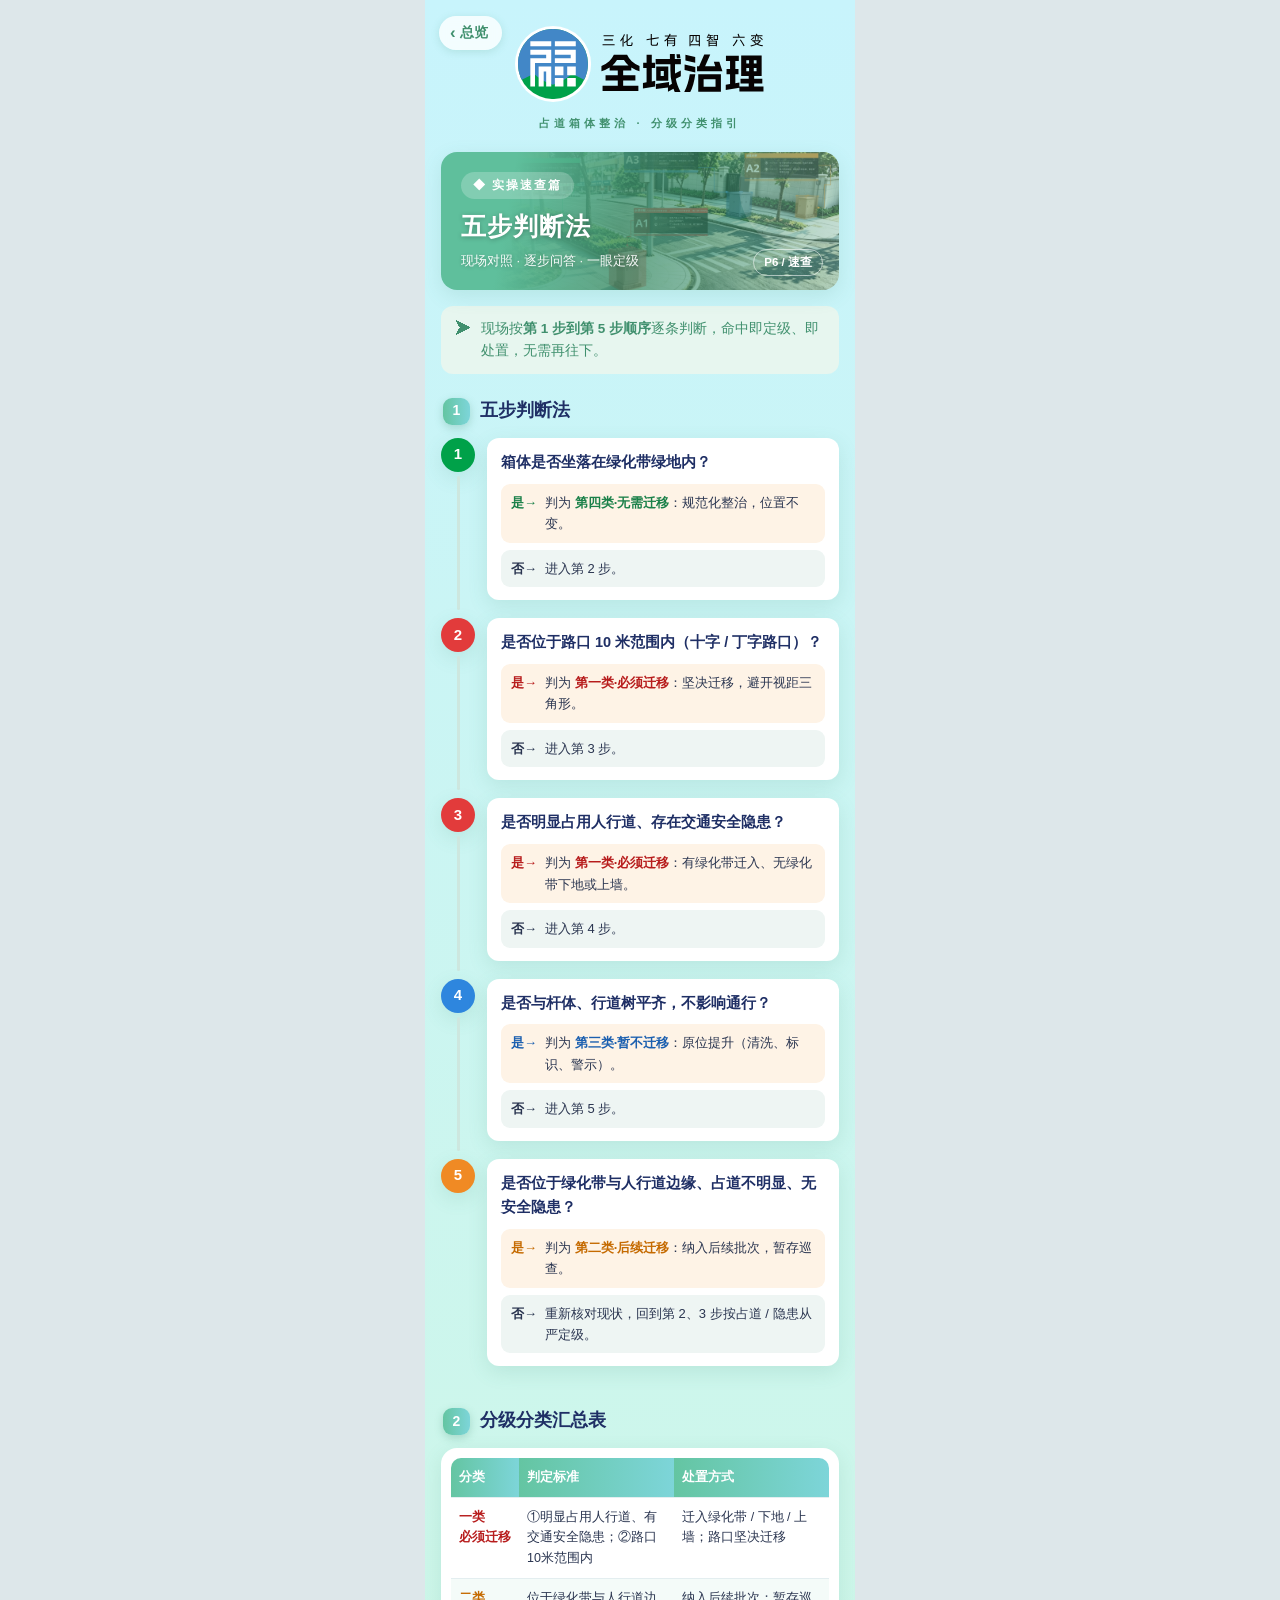
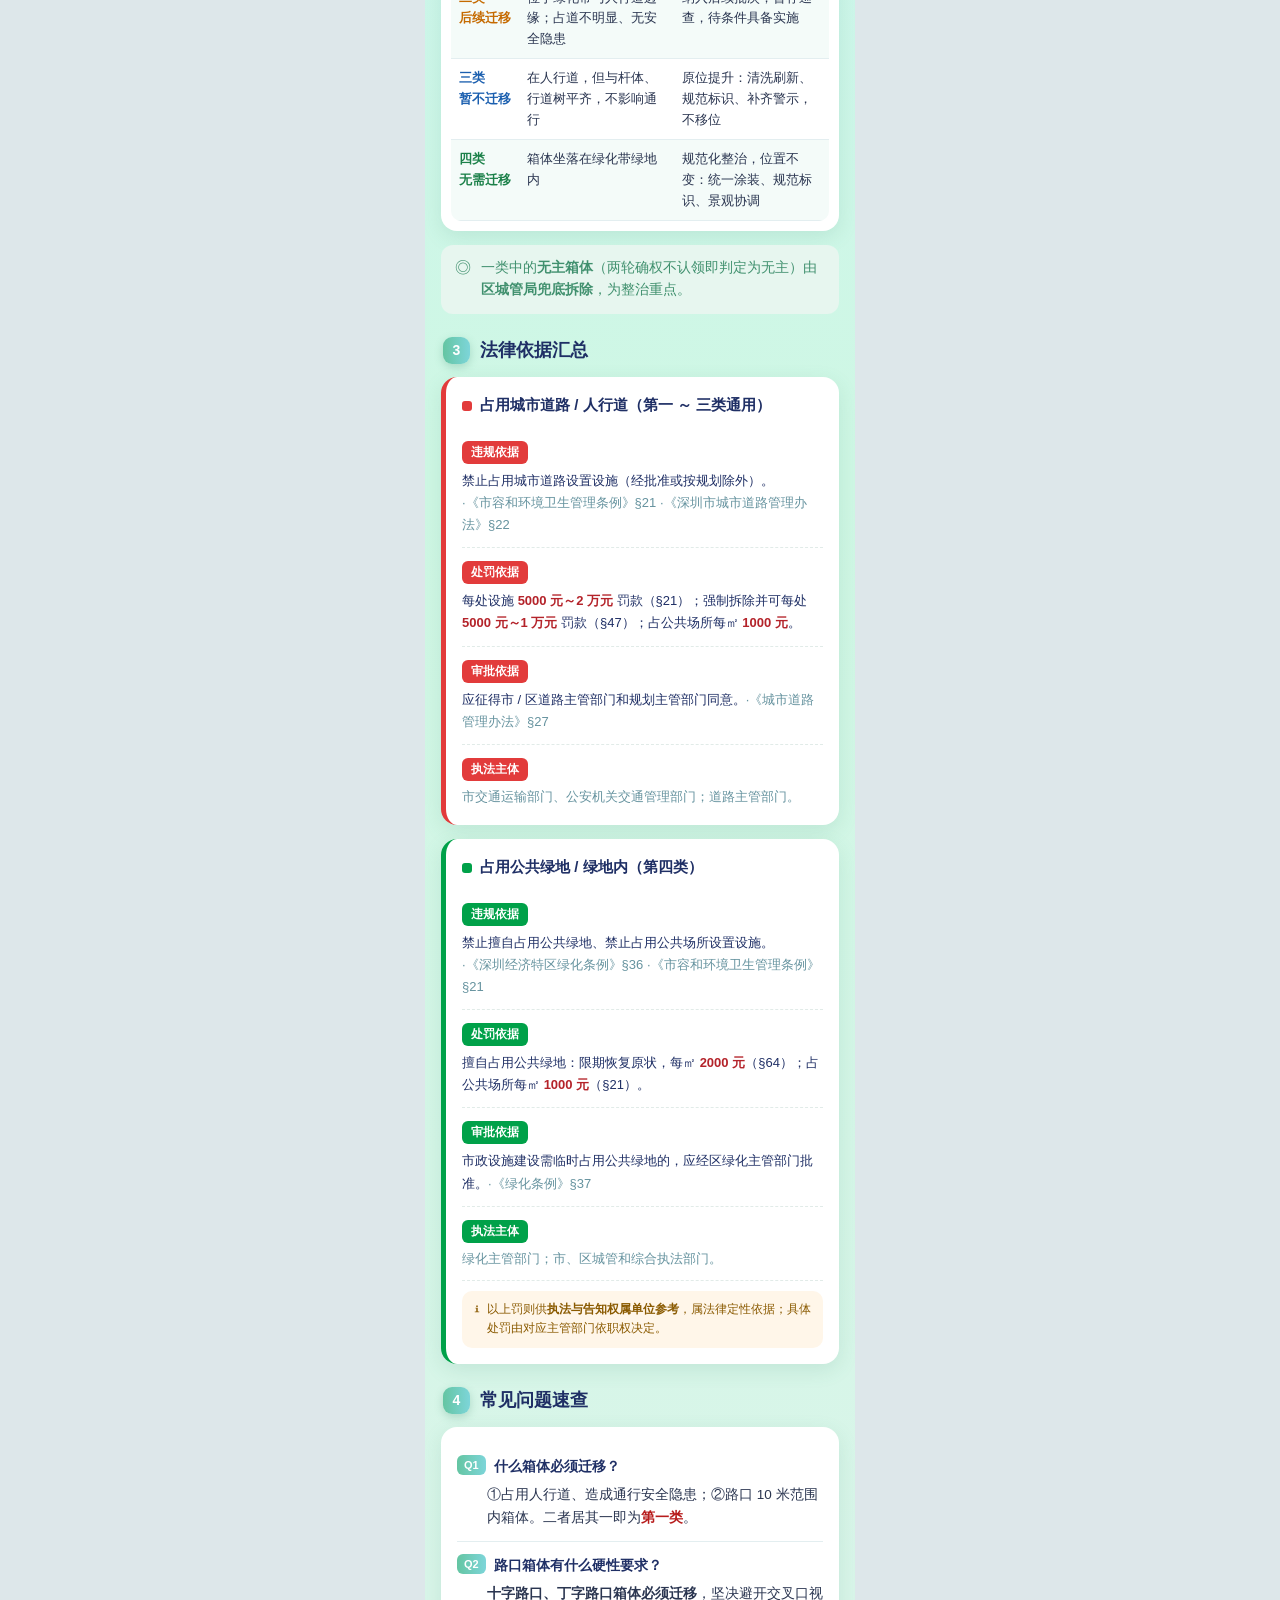
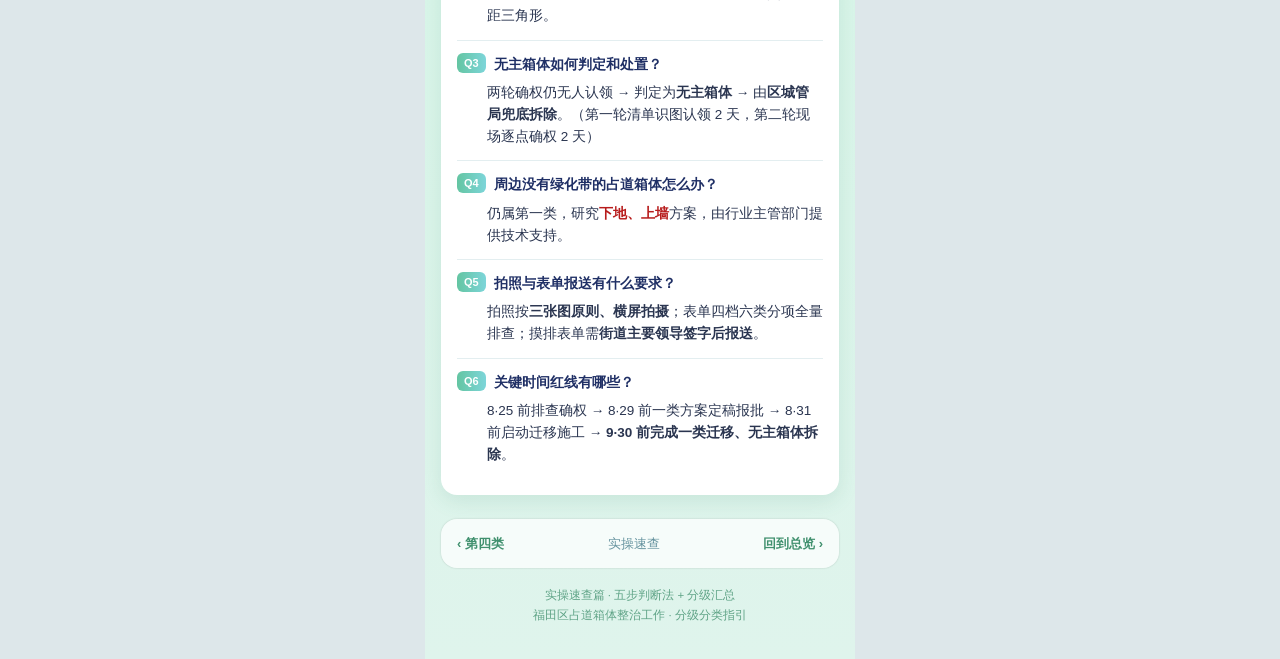
<file: P6-实操速查篇.html>
<!DOCTYPE html>
<html lang="zh-CN">
<head>
<meta charset="UTF-8">
<meta name="viewport" content="width=device-width, initial-scale=1.0, maximum-scale=1.0, user-scalable=no">
<title>P6 实操速查篇 · 五步判断法</title>
<link rel="stylesheet" href="styles.css">
</head>
<body>
<div class="screen">

  <a class="backbtn" href="index.html"><span class="ar">‹</span>总览</a>

  <div class="brand">
    <img class="brand-logo" src="logo-full.svg" alt="全域治理 · 占道箱体整治分级分类指引">
    <div class="slogan">占道箱体整治 · 分级分类指引</div>
  </div>

  <header class="hero hero-scene">
    <span class="kicker">◆ 实操速查篇</span>
    <h1>五步判断法</h1>
    <p class="sub">现场对照 · 逐步问答 · 一眼定级</p>
    <span class="pageflag">P6 / 速查</span>
  </header>

  <main class="body">

    <div class="callout" style="background:#E7F6EF;color:var(--teal-d);">
      <span class="ico">➤</span>
      <div>现场按<b>第 1 步到第 5 步顺序</b>逐条判断，命中即定级、即处置，无需再往下。</div>
    </div>

    <!-- 五步判断法 -->
    <h2 class="sec-title"><span class="no">1</span>五步判断法</h2>
    <div class="flow">

      <!-- 步骤1 -->
      <div class="step">
        <div class="rail"><div class="bub" style="background:var(--c4)">1</div><div class="ln"></div></div>
        <div class="qa">
          <div class="q">箱体是否坐落在绿化带绿地内？</div>
          <div class="opt">
            <div class="o o-yes g"><span class="k res r4">是→</span><span>判为 <b class="hl4">第四类·无需迁移</b>：规范化整治，位置不变。</span></div>
            <div class="o o-no"><span class="k">否→</span><span>进入第 2 步。</span></div>
          </div>
        </div>
      </div>

      <!-- 步骤2 -->
      <div class="step">
        <div class="rail"><div class="bub" style="background:var(--c1)">2</div><div class="ln"></div></div>
        <div class="qa">
          <div class="q">是否位于路口 10 米范围内（十字 / 丁字路口）？</div>
          <div class="opt">
            <div class="o o-yes"><span class="k res r1">是→</span><span>判为 <b class="hl1">第一类·必须迁移</b>：坚决迁移，避开视距三角形。</span></div>
            <div class="o o-no"><span class="k">否→</span><span>进入第 3 步。</span></div>
          </div>
        </div>
      </div>

      <!-- 步骤3 -->
      <div class="step">
        <div class="rail"><div class="bub" style="background:var(--c1)">3</div><div class="ln"></div></div>
        <div class="qa">
          <div class="q">是否明显占用人行道、存在交通安全隐患？</div>
          <div class="opt">
            <div class="o o-yes"><span class="k res r1">是→</span><span>判为 <b class="hl1">第一类·必须迁移</b>：有绿化带迁入、无绿化带下地或上墙。</span></div>
            <div class="o o-no"><span class="k">否→</span><span>进入第 4 步。</span></div>
          </div>
        </div>
      </div>

      <!-- 步骤4 -->
      <div class="step">
        <div class="rail"><div class="bub" style="background:var(--c3)">4</div><div class="ln"></div></div>
        <div class="qa">
          <div class="q">是否与杆体、行道树平齐，不影响通行？</div>
          <div class="opt">
            <div class="o o-yes b"><span class="k res r3">是→</span><span>判为 <b class="hl3">第三类·暂不迁移</b>：原位提升（清洗、标识、警示）。</span></div>
            <div class="o o-no"><span class="k">否→</span><span>进入第 5 步。</span></div>
          </div>
        </div>
      </div>

      <!-- 步骤5 -->
      <div class="step">
        <div class="rail"><div class="bub" style="background:var(--c2)">5</div><div class="ln"></div></div>
        <div class="qa">
          <div class="q">是否位于绿化带与人行道边缘、占道不明显、无安全隐患？</div>
          <div class="opt">
            <div class="o o-yes o"><span class="k res r2">是→</span><span>判为 <b class="hl2">第二类·后续迁移</b>：纳入后续批次，暂存巡查。</span></div>
            <div class="o o-no"><span class="k">否→</span><span>重新核对现状，回到第 2、3 步按占道 / 隐患从严定级。</span></div>
          </div>
        </div>
      </div>

    </div>

    <!-- 分级分类汇总表 -->
    <h2 class="sec-title"><span class="no">2</span>分级分类汇总表</h2>
    <div class="card" style="padding:10px;">
      <table class="tbl">
        <thead>
          <tr><th>分类</th><th>判定标准</th><th>处置方式</th></tr>
        </thead>
        <tbody>
          <tr>
            <td class="c-name" style="color:var(--c1-d)">一类<br>必须迁移</td>
            <td>①明显占用人行道、有交通安全隐患；②路口10米范围内</td>
            <td>迁入绿化带 / 下地 / 上墙；路口坚决迁移</td>
          </tr>
          <tr>
            <td class="c-name" style="color:var(--c2-d)">二类<br>后续迁移</td>
            <td>位于绿化带与人行道边缘；占道不明显、无安全隐患</td>
            <td>纳入后续批次；暂存巡查，待条件具备实施</td>
          </tr>
          <tr>
            <td class="c-name" style="color:var(--c3-d)">三类<br>暂不迁移</td>
            <td>在人行道，但与杆体、行道树平齐，不影响通行</td>
            <td>原位提升：清洗刷新、规范标识、补齐警示，不移位</td>
          </tr>
          <tr>
            <td class="c-name" style="color:var(--c4-d)">四类<br>无需迁移</td>
            <td>箱体坐落在绿化带绿地内</td>
            <td>规范化整治，位置不变：统一涂装、规范标识、景观协调</td>
          </tr>
        </tbody>
      </table>
    </div>
    <div class="callout" style="background:#E7F6EF;color:var(--teal-d);">
      <span class="ico">◎</span>
      <div>一类中的<b>无主箱体</b>（两轮确权不认领即判定为无主）由<b>区城管局兜底拆除</b>，为整治重点。</div>
    </div>

    <!-- 法律依据汇总 -->
    <h2 class="sec-title"><span class="no">3</span>法律依据汇总</h2>

    <div class="card law" style="border-left:5px solid var(--c1);">
      <div class="blk-head"><span class="dot" style="background:var(--c1)"></span>占用城市道路 / 人行道（第一 ～ 三类通用）</div>
      <div class="lrow">
        <span class="ltag" style="background:var(--c1)">违规依据</span>
        <div class="ltxt">禁止占用城市道路设置设施（经批准或按规划除外）。<br><span class="ref">·《市容和环境卫生管理条例》§21 ·《深圳市城市道路管理办法》§22</span></div>
      </div>
      <div class="lrow">
        <span class="ltag" style="background:var(--c1)">处罚依据</span>
        <div class="ltxt">每处设施 <span class="fine">5000 元～2 万元</span> 罚款（§21）；强制拆除并可每处 <span class="fine">5000 元～1 万元</span> 罚款（§47）；占公共场所每㎡ <span class="fine">1000 元</span>。</div>
      </div>
      <div class="lrow">
        <span class="ltag" style="background:var(--c1)">审批依据</span>
        <div class="ltxt">应征得市 / 区道路主管部门和规划主管部门同意。<span class="ref">·《城市道路管理办法》§27</span></div>
      </div>
      <div class="lrow">
        <span class="ltag" style="background:var(--c1)">执法主体</span>
        <div class="subj">市交通运输部门、公安机关交通管理部门；道路主管部门。</div>
      </div>
    </div>

    <div class="card law" style="border-left:5px solid var(--c4);">
      <div class="blk-head"><span class="dot" style="background:var(--c4)"></span>占用公共绿地 / 绿地内（第四类）</div>
      <div class="lrow">
        <span class="ltag" style="background:var(--c4)">违规依据</span>
        <div class="ltxt">禁止擅自占用公共绿地、禁止占用公共场所设置设施。<br><span class="ref">·《深圳经济特区绿化条例》§36 ·《市容和环境卫生管理条例》§21</span></div>
      </div>
      <div class="lrow">
        <span class="ltag" style="background:var(--c4)">处罚依据</span>
        <div class="ltxt">擅自占用公共绿地：限期恢复原状，每㎡ <span class="fine">2000 元</span>（§64）；占公共场所每㎡ <span class="fine">1000 元</span>（§21）。</div>
      </div>
      <div class="lrow">
        <span class="ltag" style="background:var(--c4)">审批依据</span>
        <div class="ltxt">市政设施建设需临时占用公共绿地的，应经区绿化主管部门批准。<span class="ref">·《绿化条例》§37</span></div>
      </div>
      <div class="lrow">
        <span class="ltag" style="background:var(--c4)">执法主体</span>
        <div class="subj">绿化主管部门；市、区城管和综合执法部门。</div>
      </div>
      <div class="law-note"><i class="ico">ℹ</i><div>以上罚则供<b>执法与告知权属单位参考</b>，属法律定性依据；具体处罚由对应主管部门依职权决定。</div></div>
    </div>

    <!-- 常见问题 -->
    <h2 class="sec-title" id="faq"><span class="no">4</span>常见问题速查</h2>
    <div class="card faq">
      <div class="qitem">
        <div class="qq"><span class="badge">Q1</span>什么箱体必须迁移？</div>
        <div class="aa">①占用人行道、造成通行安全隐患；②路口 10 米范围内箱体。二者居其一即为<b class="hl1">第一类</b>。</div>
      </div>
      <div class="qitem">
        <div class="qq"><span class="badge">Q2</span>路口箱体有什么硬性要求？</div>
        <div class="aa"><b>十字路口、丁字路口箱体必须迁移</b>，坚决避开交叉口视距三角形。</div>
      </div>
      <div class="qitem">
        <div class="qq"><span class="badge">Q3</span>无主箱体如何判定和处置？</div>
        <div class="aa">两轮确权仍无人认领 → 判定为<b>无主箱体</b> → 由<b>区城管局兜底拆除</b>。（第一轮清单识图认领 2 天，第二轮现场逐点确权 2 天）</div>
      </div>
      <div class="qitem">
        <div class="qq"><span class="badge">Q4</span>周边没有绿化带的占道箱体怎么办？</div>
        <div class="aa">仍属第一类，研究<b class="hl1">下地、上墙</b>方案，由行业主管部门提供技术支持。</div>
      </div>
      <div class="qitem">
        <div class="qq"><span class="badge">Q5</span>拍照与表单报送有什么要求？</div>
        <div class="aa">拍照按<b>三张图原则、横屏拍摄</b>；表单四档六类分项全量排查；摸排表单需<b>街道主要领导签字后报送</b>。</div>
      </div>
      <div class="qitem">
        <div class="qq"><span class="badge">Q6</span>关键时间红线有哪些？</div>
        <div class="aa">8·25 前排查确权 → 8·29 前一类方案定稿报批 → 8·31 前启动迁移施工 → <b>9·30 前完成一类迁移、无主箱体拆除</b>。</div>
      </div>
    </div>

    <div class="pager">
      <a href="P5-第四类无需迁移.html">‹ 第四类</a>
      <span class="mid">实操速查</span>
      <a href="index.html">回到总览 ›</a>
    </div>
    <p class="foot">实操速查篇 · 五步判断法 + 分级汇总<br>福田区占道箱体整治工作 · 分级分类指引</p>

  </main>
</div>
</body>
</html>
</file>
<file: styles.css>
/* ==========================================================================
   福田区占道箱体整治 · 分级分类指引 H5 长图 共享样式
   风格来源：MasterGo「全域治理」学习平台稿（福田城管 App 视觉体系）
   背景青碧渐变 / 湖蓝翠绿渐变强调 / 深藏青文字 / 纯白圆角卡片
   四色紧急度：一类红 / 二类橙 / 三类蓝 / 四类绿（保留强区分）
   ========================================================================== */
* { margin: 0; padding: 0; box-sizing: border-box; -webkit-tap-highlight-color: transparent; }

:root {
  /* 稿子提取 · 品牌 token */
  --bg-1:   #C8F4FC;   /* 背景渐变起 */
  --bg-2:   #CFF7E4;   /* 背景渐变止 */
  --grad:   linear-gradient(270deg, #7DD5D9 0%, #64C5A2 100%); /* 湖蓝→翠绿 */
  --grad-v: linear-gradient(180deg, #7DD5D9 0%, #64C5A2 100%);
  --teal:   #64C5A2;
  --teal-d: #40906E;
  --ink:    #1F2F65;   /* 主标题 深藏青 */
  --ink-2:  #314974;
  --body:   #2A3550;   /* 正文 */
  --muted:  #66939F;
  --line:   #E3EEF0;
  --card:   #FFFFFF;

  /* 点缀（稿子） */
  --coral:  #D77260;
  --gold:   #DBB649;
  --blue:   #4287C7;
  --green:  #00A149;

  /* 四级分类色（保留强区分） */
  --c1: #E23B3B; --c1-d:#B71C1C; --c1-bg:#FDEDEC;
  --c2: #F08A24; --c2-d:#C56A00; --c2-bg:#FEF3E6;
  --c3: #2E86DE; --c3-d:#1B5FAF; --c3-bg:#EAF3FD;
  --c4: #00A149; --c4-d:#1B8049; --c4-bg:#E7F6EC;

  --radius: 16px;
  --shadow: 0 6px 20px rgba(64,144,110,.14);
  --shadow-sm: 0 0 2px rgba(0,0,0,.18);
}

html { -webkit-text-size-adjust: 100%; }
body {
  font-family: "Alibaba PuHuiTi 3.0", -apple-system, BlinkMacSystemFont,
               "PingFang SC", "Microsoft YaHei", "Segoe UI", sans-serif;
  color: var(--body);
  background: #DDE7EA;
  line-height: 1.65;
  font-size: 15px;
  -webkit-font-smoothing: antialiased;
}

/* 手机画布：青碧→薄荷渐变背景 */
.screen {
  max-width: 430px;
  margin: 0 auto;
  min-height: 100vh;
  position: relative;
  overflow: hidden;
  background: linear-gradient(180deg, var(--bg-1) 0%, var(--bg-2) 54%, #DFF4EC 100%);
  background-attachment: local;
}

/* ---------- 品牌头部（全域治理同款） ---------- */
.brand {
  padding: 26px 20px 8px;
  display: flex; flex-direction: column; align-items: center; text-align: center;
}
.brand .brand-logo {
  width: min(76%, 250px); height: auto; display: block; margin-bottom: 8px;
}
.brand .slogan { margin-top: 4px; font-size: 11px; letter-spacing: 4px; color: var(--teal-d); font-weight: 600; }

/* ---------- 篇名带（分类色胶囊头） ---------- */
.hero {
  margin: 12px 16px 4px;
  border-radius: var(--radius);
  padding: 20px 20px 18px;
  color: #fff;
  position: relative;
  overflow: hidden;
  box-shadow: var(--shadow);
  background: var(--grad);
}
.hero::after {
  content: ""; position: absolute; right: -30px; top: -30px;
  width: 130px; height: 130px; border-radius: 50%;
  background: rgba(255,255,255,.14);
}
.hero-scene {
  background:
    linear-gradient(100deg, #5FBF9C 18%, rgba(64,144,110,.82) 46%, rgba(64,144,110,.34) 100%),
    url("images/class-diagram.webp") right center/cover no-repeat;
}
.hero-scene h1 { text-shadow: 0 1px 5px rgba(0,0,0,.28); }
.hero-scene .sub { text-shadow: 0 1px 4px rgba(0,0,0,.26); }
.hero .kicker {
  display: inline-flex; align-items: center; gap: 6px;
  font-size: 11.5px; letter-spacing: 2px;
  background: rgba(255,255,255,.22); padding: 4px 12px; border-radius: 999px;
  margin-bottom: 12px; font-weight: 600;
}
.hero h1 { font-size: 25px; font-weight: 800; letter-spacing: 1px; line-height: 1.24; }
.hero .sub { margin-top: 8px; font-size: 13px; opacity: .95; }
.hero .pageflag {
  position: absolute; right: 16px; bottom: 14px;
  font-size: 11.5px; font-weight: 700;
  border: 1px solid rgba(255,255,255,.55); padding: 3px 10px; border-radius: 999px;
}

/* ---------- 顶部 banner（可点击放大） ---------- */
.hero-banner {
  position: relative; margin: 12px 16px 4px;
  border-radius: var(--radius); overflow: hidden;
  box-shadow: var(--shadow); cursor: zoom-in; background: #EAF4F0;
}
.hero-banner img { width: 100%; height: auto; display: block; }
.hero-banner .zoomtip {
  position: absolute; right: 10px; bottom: 10px;
  background: rgba(0,0,0,.5); color: #fff; font-size: 11.5px;
  padding: 3px 10px 3px 8px; border-radius: 999px;
  display: inline-flex; align-items: center; gap: 3px;
}
.hero-banner:active { transform: scale(.995); }

/* ---------- 内容区 ---------- */
.body { padding: 12px 16px 34px; }

/* 章节标题 */
.sec-title {
  display: flex; align-items: center; gap: 10px;
  margin: 22px 2px 12px; font-size: 18px; font-weight: 800; color: var(--ink);
}
.sec-title .no {
  flex: none; width: 27px; height: 27px; border-radius: 9px;
  background: var(--grad); color: #fff; font-size: 14px; font-weight: 800;
  display: grid; place-items: center; box-shadow: 0 3px 8px rgba(64,144,110,.28);
}

/* 通用卡片 */
.card {
  background: var(--card); border-radius: var(--radius);
  box-shadow: var(--shadow); padding: 16px; margin-bottom: 14px;
}

.tag { display: inline-block; font-size: 12px; font-weight: 700; padding: 3px 10px; border-radius: 999px; line-height: 1.5; }

/* 提示条 */
.callout { border-radius: 12px; padding: 12px 14px; font-size: 13.5px; display: flex; gap: 10px; align-items: flex-start; }
.callout .ico { flex: none; font-size: 16px; line-height: 1.4; }

/* 底部导航 */
.pager {
  display: flex; justify-content: space-between; align-items: center;
  margin-top: 24px; padding: 14px 16px; background: rgba(255,255,255,.72);
  border-radius: var(--radius); box-shadow: var(--shadow-sm); font-size: 13px;
  backdrop-filter: blur(4px);
}
.pager a { color: var(--teal-d); text-decoration: none; font-weight: 700; }
.pager .mid { color: var(--muted); }

/* 页脚 */
.foot { text-align: center; color: var(--teal-d); font-size: 11.5px; margin-top: 18px; line-height: 1.7; opacity: .8; }

/* ---------- 四色象限（P1） ---------- */
.quad { display: grid; grid-template-columns: 1fr 1fr; gap: 10px; }
.quad .cell {
  border-radius: 14px; padding: 13px 13px; color: #fff; position: relative;
  min-height: 112px; display: flex; flex-direction: column; box-shadow: var(--shadow);
  overflow: hidden;
}
.quad .cell .lv { font-size: 12px; font-weight: 700; opacity: .95; padding-right: 30px; text-shadow: 0 1px 3px rgba(0,0,0,.28); }
.quad .cell .nm { font-size: 18px; font-weight: 800; margin: 2px 0 6px; text-shadow: 0 1px 4px rgba(0,0,0,.32); }
.quad .cell .do { font-size: 12.5px; line-height: 1.5; opacity: .96; text-shadow: 0 1px 3px rgba(0,0,0,.3); }
.quad .cell .cnt { margin-top: auto; font-size: 12px; font-weight: 700; background: rgba(255,255,255,.24); align-self: flex-start; padding: 3px 9px; border-radius: 999px; }
.cell-1 {
  background:
    linear-gradient(100deg, var(--c1-d) 20%, rgba(183,28,28,.86) 48%, rgba(183,28,28,.42) 100%),
    url("images/c1-1.jpg") center/cover no-repeat;
}
.cell-2 {
  background:
    linear-gradient(100deg, var(--c2-d) 20%, rgba(197,106,0,.86) 48%, rgba(197,106,0,.42) 100%),
    url("images/c2-1.jpg") center/cover no-repeat;
}
.cell-3 {
  background:
    linear-gradient(100deg, var(--c3-d) 20%, rgba(27,95,175,.86) 48%, rgba(27,95,175,.42) 100%),
    url("images/c3-1.jpg") center/cover no-repeat;
}
.cell-4 {
  background:
    linear-gradient(100deg, var(--c4-d) 20%, rgba(27,128,73,.86) 48%, rgba(27,128,73,.42) 100%),
    url("images/c4-1.jpg") center/cover no-repeat;
}

/* 图例 */
.legend { display: flex; flex-wrap: wrap; gap: 8px 14px; font-size: 12px; color: var(--ink-2); }
.legend span { display: inline-flex; align-items: center; gap: 6px; }
.legend i { width: 12px; height: 12px; border-radius: 3px; display: inline-block; }

/* ---------- 分类详情带（P2-P5） ---------- */
.catband { border-radius: var(--radius); padding: 16px; color: #fff; box-shadow: var(--shadow); }
.catband .top { display: flex; align-items: center; gap: 8px; flex-wrap: wrap; }
.catband .lvchip { font-size: 12px; font-weight: 800; background: rgba(255,255,255,.26); padding: 4px 11px; border-radius: 999px; }
.catband h2 { font-size: 22px; font-weight: 800; margin-top: 10px; }
.catband .urg { margin-top: 6px; font-size: 13px; opacity: .96; display: flex; align-items: center; gap: 6px; }
.band-1 {
  background:
    linear-gradient(100deg, var(--c1-d) 20%, rgba(183,28,28,.86) 48%, rgba(183,28,28,.42) 100%),
    url("images/c1-1.jpg") center/cover no-repeat;
}
.band-2 {
  background:
    linear-gradient(100deg, var(--c2-d) 20%, rgba(197,106,0,.86) 48%, rgba(197,106,0,.42) 100%),
    url("images/c2-1.jpg") center/cover no-repeat;
}
.band-3 {
  background:
    linear-gradient(100deg, var(--c3-d) 20%, rgba(27,95,175,.86) 48%, rgba(27,95,175,.42) 100%),
    url("images/c3-1.jpg") center/cover no-repeat;
}
.band-4 {
  background:
    linear-gradient(100deg, var(--c4-d) 20%, rgba(27,128,73,.86) 48%, rgba(27,128,73,.42) 100%),
    url("images/c4-1.jpg") center/cover no-repeat;
}
.band-1 h1, .band-2 h1, .band-3 h1, .band-4 h1 { text-shadow: 0 1px 5px rgba(0,0,0,.26); }
.band-1 .sub, .band-2 .sub, .band-3 .sub, .band-4 .sub { text-shadow: 0 1px 4px rgba(0,0,0,.24); }

/* 小节头 */
.blk-head { display: flex; align-items: center; gap: 8px; font-weight: 800; font-size: 15px; margin-bottom: 10px; color: var(--ink); }
.blk-head .dot { width: 10px; height: 10px; border-radius: 3px; flex: none; }

/* 编号要点 */
.pts { list-style: none; }
.pts li { position: relative; padding: 8px 0 8px 30px; font-size: 14px; border-bottom: 1px dashed var(--line); color: var(--body); }
.pts li:last-child { border-bottom: 0; }
.pts li .idx { position: absolute; left: 0; top: 8px; width: 21px; height: 21px; border-radius: 6px; color: #fff; font-size: 12px; font-weight: 800; display: grid; place-items: center; }

/* 情形卡 */
.scene { border: 1px solid var(--line); border-left-width: 4px; border-radius: 10px; padding: 12px 13px; margin-bottom: 10px; background: #FBFEFD; }
.scene .h { font-weight: 800; font-size: 14.5px; display: flex; align-items: center; gap: 8px; color: var(--ink); }
.scene .h .code { font-size: 11.5px; font-weight: 800; color: #fff; padding: 2px 8px; border-radius: 6px; }
.scene .d { font-size: 13.5px; color: var(--body); margin-top: 6px; }
.scene .m { font-size: 12px; color: var(--muted); margin-top: 6px; }

/* 处置动作条 */
.acts { display: flex; flex-direction: column; gap: 9px; }
.act { display: flex; gap: 11px; align-items: flex-start; background: linear-gradient(180deg,#F4FBF9,#EDF8F3); border-radius: 10px; padding: 11px 12px; }
.act .n { flex: none; width: 24px; height: 24px; border-radius: 50%; color: #fff; font-weight: 800; font-size: 12px; display: grid; place-items: center; }
.act .t { font-size: 13.5px; color: var(--body); }
.act .t b { display: block; font-size: 14px; margin-bottom: 1px; color: var(--ink); }

/* 表格 */
.tbl { width: 100%; border-collapse: collapse; font-size: 12.5px; border-radius: 10px; overflow: hidden; }
.tbl th, .tbl td { padding: 9px 8px; text-align: left; vertical-align: top; border-bottom: 1px solid var(--line); }
.tbl thead th { background: var(--grad); color: #fff; font-weight: 700; font-size: 12.5px; }
.tbl tbody tr:nth-child(even) { background: #F4FBF9; }
.tbl .c-name { font-weight: 800; white-space: nowrap; }

/* 五步流程 */
.flow { position: relative; }
.step { display: flex; gap: 12px; padding-bottom: 4px; }
.step .rail { flex: none; display: flex; flex-direction: column; align-items: center; }
.step .bub { width: 34px; height: 34px; border-radius: 50%; color: #fff; font-weight: 800; display: grid; place-items: center; font-size: 15px; box-shadow: var(--shadow); }
.step .ln { width: 3px; flex: 1; background: #CDE7DF; margin: 4px 0; border-radius: 2px; }
.step:last-child .ln { display: none; }
.step .qa { flex: 1; background: var(--card); border-radius: 12px; box-shadow: var(--shadow); padding: 13px 14px; margin-bottom: 14px; }
.step .qa .q { font-weight: 800; font-size: 14.5px; color: var(--ink); }
.step .qa .opt { margin-top: 9px; display: flex; flex-direction: column; gap: 7px; }
.step .qa .opt .o { display: flex; gap: 8px; align-items: flex-start; font-size: 13px; padding: 8px 10px; border-radius: 9px; color: var(--body); }
.step .qa .opt .o .k { font-weight: 800; flex: none; }
.o-yes { background: var(--c1-bg); }
.o-yes.g { background: var(--c4-bg); }
.o-yes.b { background: var(--c3-bg); }
.o-yes.o { background: var(--c2-bg); }
.o-no  { background: #EEF5F3; }

.res { font-weight: 800; }
.r1 { color: var(--c1-d); } .r2 { color: var(--c2-d); } .r3 { color: var(--c3-d); } .r4 { color: var(--c4-d); }

/* FAQ */
.faq .qitem { border-bottom: 1px solid var(--line); padding: 12px 0; }
.faq .qitem:last-child { border-bottom: 0; }
.faq .qq { font-weight: 800; font-size: 14px; display: flex; gap: 8px; color: var(--ink); }
.faq .qq .badge { flex: none; color: #fff; background: var(--grad); border-radius: 6px; font-size: 11px; padding: 1px 7px; height: 20px; line-height: 18px; }
.faq .aa { font-size: 13.5px; color: var(--body); margin-top: 6px; padding-left: 30px; }

/* 数据方块 */
.stats { display: grid; grid-template-columns: repeat(2,1fr); gap: 10px; }
.stat { border-radius: 12px; padding: 12px; color: #fff; }
.stat .v { font-size: 22px; font-weight: 800; }
.stat .l { font-size: 12px; opacity: .95; margin-top: 2px; }

/* 工具 */
.hr { height: 1px; background: var(--line); margin: 14px 0; border: 0; }
.mt8{margin-top:8px;} .mt12{margin-top:12px;} .mb0{margin-bottom:0;}
.small { font-size: 12px; color: var(--muted); }
b.hl1{color:var(--c1-d);} b.hl2{color:var(--c2-d);} b.hl3{color:var(--c3-d);} b.hl4{color:var(--c4-d);}

/* ---------- 返回按钮（浮于左上） ---------- */
.backbtn {
  position: absolute; top: 16px; left: 14px; z-index: 20;
  display: inline-flex; align-items: center; gap: 4px;
  height: 34px; padding: 0 14px 0 11px;
  background: rgba(255,255,255,.78); color: var(--teal-d);
  border-radius: 999px; font-size: 13.5px; font-weight: 700;
  text-decoration: none; box-shadow: 0 2px 8px rgba(64,144,110,.18);
  backdrop-filter: blur(4px); -webkit-backdrop-filter: blur(4px);
}
.backbtn:active { background: rgba(255,255,255,.95); }
.backbtn .ar { font-size: 17px; line-height: 1; margin-top: -1px; }

/* ---------- 可点击四色象限 ---------- */
.quad a.cell { text-decoration: none; transition: transform .12s ease; }
.quad a.cell:active { transform: scale(.97); }
.quad a.cell .go {
  position: absolute; right: 10px; top: 10px;
  width: 24px; height: 24px; display: grid; place-items: center;
  font-size: 17px; color: #fff; line-height: 1;
  background: rgba(255,255,255,.22); border-radius: 50%;
}
.quad a.cell .cnt { margin-bottom: 0; }
.tap-hint { text-align: center; font-size: 12px; color: var(--teal-d); margin: 10px 0 2px; opacity: .85; }

/* ---------- 入口卡（常见问题 / 实操速查） ---------- */
.entries { display: flex; flex-direction: column; gap: 12px; }
.entry {
  display: flex; align-items: center; gap: 13px;
  background: var(--card); border-radius: var(--radius);
  box-shadow: var(--shadow); padding: 15px 16px; text-decoration: none;
  position: relative; transition: transform .12s ease;
}
.entry:active { transform: scale(.985); }
.entry .ec {
  flex: none; width: 44px; height: 44px; border-radius: 13px;
  background: var(--grad); color: #fff; font-size: 22px;
  display: grid; place-items: center; box-shadow: 0 3px 9px rgba(64,144,110,.26);
}
.entry .et b { display: block; font-size: 15.5px; color: var(--ink); font-weight: 800; }
.entry .et span { font-size: 12.5px; color: var(--muted); }
.entry .ego { margin-left: auto; color: var(--muted); font-size: 20px; }

/* ---------- 示例配图 ---------- */
.figure { border-radius: 12px; overflow: hidden; background: #EEF5F3; margin-top: 10px; }
.figure img { width: 100%; height: auto; display: block; }
.figure .cap { font-size: 12px; color: var(--muted); padding: 7px 11px; background: #F4FBF9; }

/* 情形卡内配图 */
.scene .fig { border-radius: 9px; overflow: hidden; margin-top: 9px; background: #EEF5F3; }
.scene .fig img { width: 100%; height: auto; display: block; }

/* 三图网格（典型情形） */
.figgrid { display: grid; grid-template-columns: 1fr 1fr 1fr; gap: 7px; margin-top: 4px; }
.figgrid figure { margin: 0; border-radius: 9px; overflow: hidden; background: #EEF5F3; box-shadow: var(--shadow-sm); }
.figgrid figure img { width: 100%; height: 78px; object-fit: cover; display: block; }
.figgrid figcaption { font-size: 10.5px; color: var(--muted); text-align: center; padding: 4px 2px; background: #F4FBF9; }

/* 处置手法两图网格 */
.methods { display: grid; grid-template-columns: 1fr 1fr; gap: 8px; margin-top: 4px; }
.methods figure { margin: 0; border-radius: 10px; overflow: hidden; background: #EEF5F3; box-shadow: var(--shadow-sm); }
.methods figure img { width: 100%; height: 96px; object-fit: cover; display: block; }
.methods figcaption { font-size: 11.5px; font-weight: 700; color: var(--ink); text-align: center; padding: 5px 2px; background: #F4FBF9; }

/* ---------- 可点击放大的图片框 ---------- */
.figbox { position: relative; border-radius: 12px; overflow: hidden; cursor: zoom-in; background: #EEF5F3; margin-top: 10px; }
.figbox img { width: 100%; height: auto; display: block; }
.figbox .zoomtip {
  position: absolute; right: 8px; bottom: 8px;
  background: rgba(0,0,0,.5); color: #fff; font-size: 11px;
  padding: 2px 9px 2px 7px; border-radius: 999px; display: inline-flex; align-items: center; gap: 3px;
}
.zoomable { cursor: zoom-in; }

/* 放大遮罩层（lightbox） */
.lightbox {
  position: fixed; inset: 0; background: rgba(0,0,0,.9);
  display: none; align-items: center; justify-content: center; z-index: 999;
  overflow: hidden;
}
.lightbox.on { display: flex; }
.lightbox .lb-stage {
  position: absolute; inset: 0; display: flex; align-items: center; justify-content: center;
  overflow: hidden; touch-action: none;
}
.lightbox img {
  max-width: none; max-height: none; border-radius: 8px; box-shadow: 0 10px 40px rgba(0,0,0,.5);
  transform-origin: center center; touch-action: none; will-change: transform;
  -webkit-user-select: none; user-select: none; -webkit-user-drag: none;
}
.lightbox .lb-tip {
  position: absolute; top: 16px; left: 0; right: 0; text-align: center;
  color: rgba(255,255,255,.72); font-size: 12px; pointer-events: none;
  transition: opacity .4s; text-shadow: 0 1px 3px rgba(0,0,0,.6);
}
.lightbox.zoomed .lb-tip { opacity: 0; }
.lightbox .lb-close {
  position: absolute; top: 14px; right: 18px; color: #fff; font-size: 30px; font-weight: 300;
  width: 40px; height: 40px; display: grid; place-items: center; line-height: 1;
  background: rgba(255,255,255,.16); border-radius: 50%;
}
.lightbox .lb-cap { position: absolute; bottom: 18px; left: 0; right: 0; text-align: center; color: rgba(255,255,255,.9); font-size: 13px; padding: 0 20px; }

/* ---------- 违规与处罚依据 ---------- */
.law { }
.law .lrow { padding: 11px 0; border-bottom: 1px dashed #E1EBE8; }
.law .lrow:last-child { border-bottom: 0; padding-bottom: 2px; }
.law .ltag {
  display: inline-block; font-size: 11.5px; font-weight: 800; color: #fff;
  padding: 2px 9px; border-radius: 6px; margin-bottom: 6px;
}
.law .ltxt { font-size: 13px; line-height: 1.7; color: var(--ink); }
.law .ltxt .ref { color: var(--muted); }
.law .ltxt b { color: var(--ink); }
.law .subj { font-size: 12.5px; color: var(--muted); }
.law .subj b { color: var(--ink); }
/* 执法参考提示条 */
.law-note {
  display: flex; gap: 7px; align-items: flex-start;
  background: #FFF6E9; color: #8A5A00; border-radius: 10px;
  padding: 9px 12px; font-size: 12px; line-height: 1.6; margin-top: 10px;
}
.law-note .ico { font-style: normal; }
/* 罚款金额高亮 */
.fine { color: #B4232A; font-weight: 700; }
</file>
